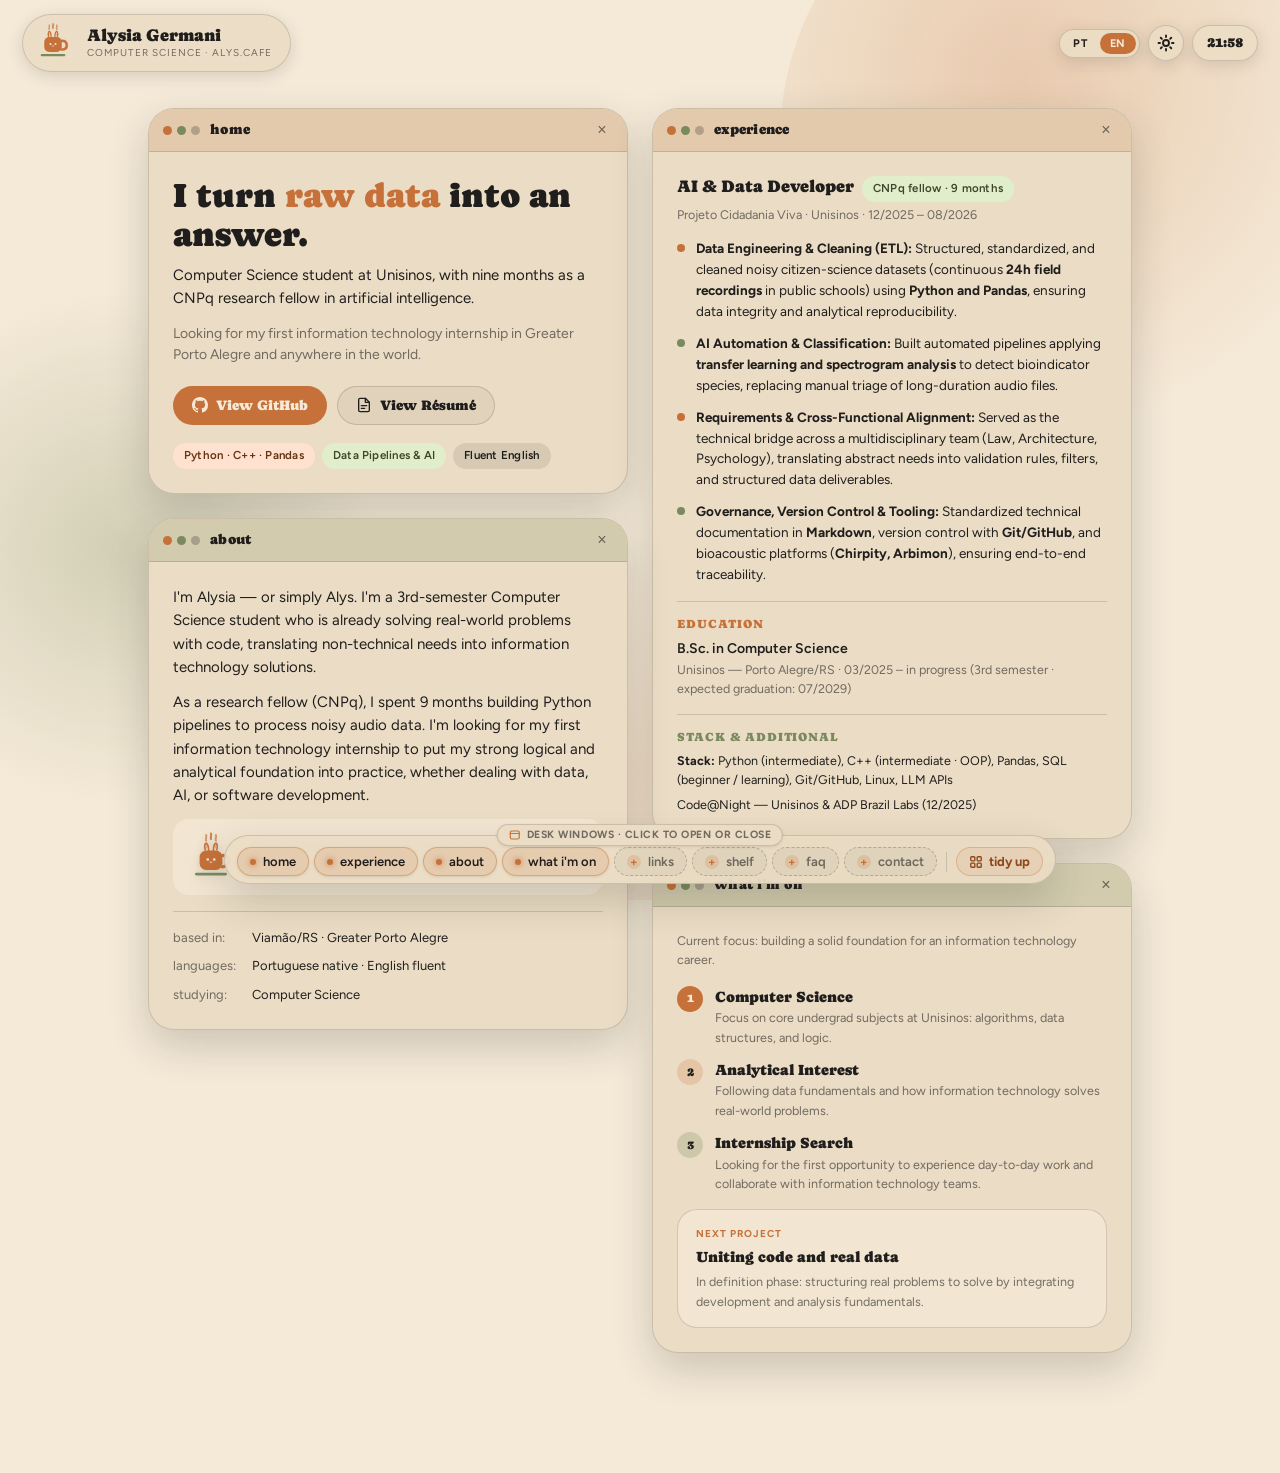
<file: index.html>
<!DOCTYPE html>
<html lang="pt" data-lang="pt" data-theme="dia">
<head>
  <meta charset="UTF-8">
  <meta name="viewport" content="width=device-width, initial-scale=1.0">
  <title>Alysia Germani — Ciência da Computação · Dados, Desenvolvimento &amp; IA</title>
  <meta name="description" content="Alysia Germani, estudante de Ciência da Computação na Unisinos e ex-bolsista de Iniciação Científica CNPq em Inteligência Artificial e Processamento de Dados (Python, C++, Pandas, SQL). Buscando a primeira oportunidade de estágio em Tecnologia da Informação na Grande Porto Alegre ou remoto.">
  <meta name="author" content="Alysia Germani">
  
  <!-- Open Graph / LinkedIn / Facebook -->
  <meta property="og:type" content="website">
  <meta property="og:url" content="https://alys.cafe">
  <meta property="og:title" content="Alysia Germani — Ciência da Computação · Dados, Desenvolvimento &amp; IA">
  <meta property="og:description" content="Estudante de Ciência da Computação na Unisinos e ex-bolsista CNPq em IA. Transformo dados brutos em resposta.">
  <meta property="og:image" content="https://alys.cafe/favicon.svg">
  
  <!-- Twitter Cards -->
  <meta name="twitter:card" content="summary">
  <meta name="twitter:title" content="Alysia Germani — Ciência da Computação · Dados, Desenvolvimento &amp; IA">
  <meta name="twitter:description" content="Estudante de Ciência da Computação na Unisinos e ex-bolsista CNPq em IA. Transformo dados brutos em resposta.">
  <meta name="twitter:image" content="https://alys.cafe/favicon.svg">

  <link rel="icon" type="image/svg+xml" href="favicon.svg">
  <link rel="stylesheet" href="css/style.css">
  <!-- Detects the visitor's language (browser / saved choice / ?lang=) before first paint -->
  <script src="js/lang.js"></script>

  <!-- JSON-LD Structured Data for Search Engines -->
  <script type="application/ld+json">
  {
    "@context": "https://schema.org",
    "@type": "Person",
    "name": "Alysia Germani",
    "url": "https://alys.cafe",
    "jobTitle": "Estudante de Ciência da Computação e Ex-Bolsista de Iniciação Científica CNPq",
    "alumniOf": {
      "@type": "CollegeOrUniversity",
      "name": "Universidade do Vale do Rio dos Sinos (Unisinos)"
    },
    "sameAs": [
      "https://github.com/alyscafe",
      "https://linkedin.com/in/alys-muni",
      "http://lattes.cnpq.br/5102566330101906",
      "https://orcid.org/0009-0005-5597-1001"
    ],
    "knowsAbout": ["Python", "C++", "Object-Oriented Programming", "Pandas", "SQL", "Data Analysis", "ETL Pipelines", "Artificial Intelligence", "Transfer Learning", "LLM APIs", "Git", "Linux"]
  }
  </script>
</head>
<body>

  <!-- Ambient Organic Background Blobs -->
  <div class="ambient-bg" aria-hidden="true">
    <div class="blob-1"></div>
    <div class="blob-2"></div>
    <div class="blob-3"></div>
  </div>

  <!-- Top Navigation Header -->
  <header class="top-nav" role="banner">
    <!-- Brand Pill with Interactive Steaming Cup -->
    <div class="nav-pill">
      <button id="cupBtn" class="cup-btn" style="place-items: center; width: 44px; height: 44px;" type="button" title="Mais um café / One more coffee" aria-label="Pedir mais um café">
        <img src="favicon.svg" alt="" style="width: 40px; height: 40px; margin-top: -2px;">
      </button>
      <div>
        <div class="nav-brand-title">Alysia Germani</div>
        <div class="nav-brand-sub">
          <span data-l="pt">ciência da computação · alys.cafe</span>
          <span data-l="en">computer science · alys.cafe</span>
        </div>
      </div>
    </div>

    <!-- Controls: Language, Theme, Clock -->
    <div class="nav-controls">
      <!-- Language Switcher -->
      <div class="seg-lang" role="group" aria-label="Seletor de idioma">
        <button id="btnLangPt" class="seg-btn active" type="button">PT</button>
        <button id="btnLangEn" class="seg-btn" type="button">EN</button>
      </div>

      <!-- Theme Switcher -->
      <button id="themeToggleBtn" class="icon-btn" type="button" title="Alternar tema (Dia / Café)" aria-label="Alternar tema">
        <!-- Sun Icon (Dia) -->
        <svg id="sunIcon" width="18" height="18" viewBox="0 0 24 24" fill="none" stroke="currentColor" stroke-width="2.5" stroke-linecap="round" stroke-linejoin="round" aria-hidden="true">
          <circle cx="12" cy="12" r="4"></circle>
          <path d="M12 2v2M12 20v2M2 12h2M20 12h2M5 5l1.5 1.5M17.5 17.5L19 19M19 5l-1.5 1.5M6.5 17.5L5 19"></path>
        </svg>
        <!-- Moon Icon (Café) -->
        <svg id="moonIcon" style="display: none;" width="18" height="18" viewBox="0 0 24 24" fill="none" stroke="currentColor" stroke-width="2.5" stroke-linecap="round" stroke-linejoin="round" aria-hidden="true">
          <path d="M21 12.8A9 9 0 1 1 11.2 3a7 7 0 0 0 9.8 9.8z"></path>
        </svg>
      </button>

      <!-- Live Clock -->
      <div id="clockText" class="clock-pill" aria-label="Horário atual">12:00</div>
    </div>
  </header>

  <!-- Workspace / Desk -->
  <main id="desk" class="desk" role="main">

    <!-- 1. Window: HOME (Hero) -->
    <section id="win-home" class="window" role="region" aria-labelledby="title-home">
      <div class="window-header">
        <div class="window-dots" aria-hidden="true">
          <span class="dot-1"></span>
          <span class="dot-2"></span>
          <span class="dot-3"></span>
        </div>
        <span id="title-home" class="window-title">home</span>
        <button class="window-close-btn" type="button" title="Fechar" aria-label="Fechar janela home">×</button>
      </div>
      <div class="window-body">
        <h1>
          <span data-l="pt">Transformo <span style="color: var(--color-accent)">dados brutos</span> em resposta.</span>
          <span data-l="en">I turn <span style="color: var(--color-accent)">raw data</span> into an answer.</span>
        </h1>
        <p>
          <span data-l="pt">Estudante de Ciência da Computação na Unisinos, com nove meses de Iniciação Científica CNPq em inteligência artificial.</span>
          <span data-l="en">Computer Science student at Unisinos, with nine months as a CNPq research fellow in artificial intelligence.</span>
        </p>
        <p class="text-muted" style="font-size: 14px; margin-bottom: 20px;">
          <span data-l="pt">Buscando minha primeira oportunidade de estágio em tecnologia da informação na Grande Porto Alegre e em qualquer lugar do mundo.</span>
          <span data-l="en">Looking for my first information technology internship in Greater Porto Alegre and anywhere in the world.</span>
        </p>
        <div style="display: flex; flex-wrap: wrap; gap: 10px; margin-bottom: 18px;">
          <a class="btn btn-primary" href="https://github.com/alyscafe" target="_blank" rel="noopener noreferrer">
            <svg width="16" height="16" viewBox="0 0 24 24" fill="currentColor" aria-hidden="true"><path d="M12 0C5.37 0 0 5.37 0 12c0 5.31 3.435 9.795 8.205 11.385.6.105.825-.255.825-.57 0-.285-.015-1.23-.015-2.235-3.015.555-3.795-.735-4.035-1.41-.135-.345-.72-1.41-1.23-1.695-.42-.225-1.02-.78-.015-.795.945-.015 1.62.87 1.845 1.23 1.08 1.815 2.805 1.305 3.495.99.105-.78.42-1.305.765-1.605-2.67-.3-5.46-1.335-5.46-5.925 0-1.305.465-2.385 1.23-3.225-.12-.3-.54-1.53.12-3.18 0 0 1.005-.315 3.3 1.23.96-.27 1.98-.405 3-.405s2.04.135 3 .405c2.295-1.56 3.3-1.23 3.3-1.23.66 1.65.24 2.88.12 3.18.765.84 1.23 1.905 1.23 3.225 0 4.605-2.805 5.625-5.475 5.925.435.375.81 1.095.81 2.22 0 1.605-.015 2.895-.015 3.3 0 .315.225.69.825.57A12.02 12.02 0 0024 12c0-6.63-5.37-12-12-12z"/></svg>
            <span data-l="pt">Ver GitHub</span>
            <span data-l="en">View GitHub</span>
          </a>
          <a class="btn btn-secondary" href="curriculo" data-lang-link="curriculo">
            <svg width="16" height="16" viewBox="0 0 24 24" fill="none" stroke="currentColor" stroke-width="2" stroke-linecap="round" stroke-linejoin="round" aria-hidden="true"><path d="M14 2H6a2 2 0 00-2 2v16a2 2 0 002 2h12a2 2 0 002-2V8z"/><path d="M14 2v6h6M8 13h8M8 17h5"/></svg>
            <span data-l="pt">Ver currículo</span>
            <span data-l="en">View Résumé</span>
          </a>
        </div>
        <div style="display: flex; flex-wrap: wrap; gap: 7px;">
          <span class="tag tag-accent">Python · C++ · Pandas</span>
          <span class="tag tag-accent-2">
            <span data-l="pt">Pipelines &amp; IA</span>
            <span data-l="en">Data Pipelines &amp; AI</span>
          </span>
          <span class="tag tag-neutral">
            <span data-l="pt">Inglês fluente</span>
            <span data-l="en">Fluent English</span>
          </span>
        </div>
      </div>
    </section>

    <!-- 2. Window: TRAJETÓRIA (Experience & Education) -->
    <section id="win-trajetoria" class="window" role="region" aria-labelledby="title-trajetoria">
      <div class="window-header">
        <div class="window-dots" aria-hidden="true">
          <span class="dot-1"></span>
          <span class="dot-2"></span>
          <span class="dot-3"></span>
        </div>
        <span id="title-trajetoria" class="window-title">
          <span data-l="pt">trajetória</span>
          <span data-l="en">experience</span>
        </span>
        <button class="window-close-btn" type="button" title="Fechar" aria-label="Fechar janela trajetória">×</button>
      </div>
      <div class="window-body">
        <div style="display: flex; flex-wrap: wrap; align-items: baseline; gap: 8px; margin-bottom: 3px;">
          <h4 style="margin: 0;">
            <span data-l="pt">Desenvolvedora de IA e Dados</span>
            <span data-l="en">AI &amp; Data Developer</span>
          </h4>
          <span class="tag tag-accent-2">
            <span data-l="pt">bolsista CNPq · 9 meses</span>
            <span data-l="en">CNPq fellow · 9 months</span>
          </span>
        </div>
        <div class="text-muted" style="font-size: 12.5px; margin-bottom: 14px;">
          Projeto Cidadania Viva · Unisinos · 12/2025 – 08/2026
        </div>

        <div style="display: flex; flex-direction: column; gap: 11px; font-size: 13.5px;">
          <div style="display: grid; grid-template-columns: 8px 1fr; gap: 11px; align-items: start;">
            <span style="width: 8px; height: 8px; border-radius: 50%; background: var(--color-accent); margin-top: 6px;" aria-hidden="true"></span>
            <p style="margin: 0;">
              <span data-l="pt"><strong>Engenharia e Limpeza de Dados (ETL):</strong> Estruturei, padronizei e higienizei bases brutas e ruidosas de ciência cidadã (gravações contínuas de <strong>24h por coleta</strong> em escolas públicas) com <strong>Python e Pandas</strong>, garantindo integridade e reprodutibilidade analítica.</span>
              <span data-l="en"><strong>Data Engineering &amp; Cleaning (ETL):</strong> Structured, standardized, and cleaned noisy citizen-science datasets (continuous <strong>24h field recordings</strong> in public schools) using <strong>Python and Pandas</strong>, ensuring data integrity and analytical reproducibility.</span>
            </p>
          </div>
          <div style="display: grid; grid-template-columns: 8px 1fr; gap: 11px; align-items: start;">
            <span style="width: 8px; height: 8px; border-radius: 50%; background: var(--color-accent-2); margin-top: 6px;" aria-hidden="true"></span>
            <p style="margin: 0;">
              <span data-l="pt"><strong>Automação e Classificação com IA:</strong> Desenvolvi pipelines automatizados aplicando <strong>transfer learning e análise de espectrogramas</strong> para identificar espécies bioindicadoras, substituindo a triagem manual de arquivos de longa duração.</span>
              <span data-l="en"><strong>AI Automation &amp; Classification:</strong> Built automated pipelines applying <strong>transfer learning and spectrogram analysis</strong> to detect bioindicator species, replacing manual triage of long-duration audio files.</span>
            </p>
          </div>
          <div style="display: grid; grid-template-columns: 8px 1fr; gap: 11px; align-items: start;">
            <span style="width: 8px; height: 8px; border-radius: 50%; background: var(--color-accent); margin-top: 6px;" aria-hidden="true"></span>
            <p style="margin: 0;">
              <span data-l="pt"><strong>Tradução de Requisitos &amp; Negócio:</strong> Atuei como ponte técnica em equipe multidisciplinar (Direito, Arquitetura e Psicologia), traduzindo demandas abstratas em regras de validação, filtros e entregáveis estruturados de dados.</span>
              <span data-l="en"><strong>Requirements &amp; Cross-Functional Alignment:</strong> Served as the technical bridge across a multidisciplinary team (Law, Architecture, Psychology), translating abstract needs into validation rules, filters, and structured data deliverables.</span>
            </p>
          </div>
          <div style="display: grid; grid-template-columns: 8px 1fr; gap: 11px; align-items: start;">
            <span style="width: 8px; height: 8px; border-radius: 50%; background: var(--color-accent-2); margin-top: 6px;" aria-hidden="true"></span>
            <p style="margin: 0;">
              <span data-l="pt"><strong>Governança, Versionamento e Ferramentas:</strong> Padronizei a documentação técnica em <strong>Markdown</strong>, o versionamento com <strong>Git/GitHub</strong> e a operação de plataformas bioacústicas (<strong>Chirpity, Arbimon</strong>), garantindo rastreabilidade ponta a ponta.</span>
              <span data-l="en"><strong>Governance, Version Control &amp; Tooling:</strong> Standardized technical documentation in <strong>Markdown</strong>, version control with <strong>Git/GitHub</strong>, and bioacoustic platforms (<strong>Chirpity, Arbimon</strong>), ensuring end-to-end traceability.</span>
            </p>
          </div>
        </div>

        <div class="divider"></div>

        <div>
          <h6 style="color: var(--color-accent); margin-bottom: 6px;">
            <span data-l="pt">formação</span>
            <span data-l="en">education</span>
          </h6>
          <div style="font-size: 14px; font-weight: 600;">
            <span data-l="pt">Bacharelado em Ciência da Computação</span>
            <span data-l="en">B.Sc. in Computer Science</span>
          </div>
          <div class="text-muted" style="font-size: 12.5px;">
            Unisinos — Porto Alegre/RS · 03/2025 – 
            <span data-l="pt">em curso (3º semestre · conclusão prevista: 07/2029)</span>
            <span data-l="en">in progress (3rd semester · expected graduation: 07/2029)</span>
          </div>
        </div>

        <div class="divider"></div>

        <div>
          <h6 style="color: var(--color-accent-2); margin-bottom: 6px;">
            <span data-l="pt">stack &amp; complementar</span>
            <span data-l="en">stack &amp; additional</span>
          </h6>
          <div style="font-size: 12.5px; display: flex; flex-direction: column; gap: 5px;">
            <span data-l="pt"><strong>Stack:</strong> Python (intermediário), C++ (intermediário · POO), Pandas, SQL (iniciante / em estudo), Git/GitHub, Linux, APIs de LLMs</span>
            <span data-l="en"><strong>Stack:</strong> Python (intermediate), C++ (intermediate · OOP), Pandas, SQL (beginner / learning), Git/GitHub, Linux, LLM APIs</span>
            <span>Code@Night — Unisinos &amp; ADP Brazil Labs (12/2025)</span>
          </div>
        </div>
      </div>
    </section>

    <!-- 3. Window: SOBRE (About) -->
    <section id="win-sobre" class="window" role="region" aria-labelledby="title-sobre">
      <div class="window-header header-alt">
        <div class="window-dots" aria-hidden="true">
          <span class="dot-1"></span>
          <span class="dot-2"></span>
          <span class="dot-3"></span>
        </div>
        <span id="title-sobre" class="window-title">
          <span data-l="pt">sobre</span>
          <span data-l="en">about</span>
        </span>
        <button class="window-close-btn" type="button" title="Fechar" aria-label="Fechar janela sobre">×</button>
      </div>
      <div class="window-body">
        <p>
          <span data-l="pt">Sou a Alysia — ou simplesmente Alys. Estou no 3º semestre de Ciência da Computação e já atuo resolvendo problemas reais com código, traduzindo necessidades não-técnicas para soluções em tecnologia da informação.</span>
          <span data-l="en">I'm Alysia — or simply Alys. I'm a 3rd-semester Computer Science student who is already solving real-world problems with code, translating non-technical needs into information technology solutions.</span>
        </p>
        <p>
          <span data-l="pt">Como pesquisadora (bolsista CNPq), passei 9 meses construindo pipelines em Python para tratar dados ruidosos de áudio. Busco meu primeiro estágio em tecnologia da informação para colocar minha forte base lógica e analítica em prática, seja lidando com dados, IA ou desenvolvimento de software.</span>
          <span data-l="en">As a research fellow (CNPq), I spent 9 months building Python pipelines to process noisy audio data. I'm looking for my first information technology internship to put my strong logical and analytical foundation into practice, whether dealing with data, AI, or software development.</span>
        </p>
        <div style="display: flex; align-items: center; gap: 16px; margin-bottom: 12px; padding: 12px; background: var(--color-surface-subtle); border-radius: var(--radius-md);">
          <img src="favicon.svg" alt="A coelhinha que virou logo" style="width: 52px; height: 52px; flex-shrink: 0; filter: drop-shadow(0 2px 4px rgba(0,0,0,0.1));">
          <p class="text-muted" style="font-size: 13px; margin: 0; line-height: 1.4;">
            <span data-l="pt">Fora disso: café em quantidade discutível e uma coelhinha que virou logo.</span>
            <span data-l="en">Outside that: a debatable amount of coffee and a little rabbit that became a logo.</span>
          </p>
        </div>

        <div class="divider"></div>

        <div style="display: grid; grid-template-columns: auto 1fr; gap: 8px 16px; font-size: 13px;">
          <span class="text-muted"><span data-l="pt">base</span><span data-l="en">based in</span>:</span>
          <span>Viamão/RS · <span data-l="pt">Região Metropolitana de Porto Alegre</span><span data-l="en">Greater Porto Alegre</span></span>
          <span class="text-muted"><span data-l="pt">idiomas</span><span data-l="en">languages</span>:</span>
          <span><span data-l="pt">Português nativo · Inglês fluente</span><span data-l="en">Portuguese native · English fluent</span></span>
          <span class="text-muted"><span data-l="pt">estudando</span><span data-l="en">studying</span>:</span>
          <span><span data-l="pt">Ciência da Computação</span><span data-l="en">Computer Science</span></span>
        </div>
      </div>
    </section>

    <!-- 4. Window: AGORA (Current Track & Next Project) -->
    <section id="win-agora" class="window" role="region" aria-labelledby="title-agora">
      <div class="window-header header-alt">
        <div class="window-dots" aria-hidden="true">
          <span class="dot-1"></span>
          <span class="dot-2"></span>
          <span class="dot-3"></span>
        </div>
        <span id="title-agora" class="window-title">
          <span data-l="pt">no que estou</span>
          <span data-l="en">what i'm on</span>
        </span>
        <button class="window-close-btn" type="button" title="Fechar" aria-label="Fechar janela no que estou">×</button>
      </div>
      <div class="window-body">
        <p class="text-muted" style="font-size: 12.5px; margin-bottom: 16px;">
          <span data-l="pt">Foco atual: construindo uma base sólida para a carreira em tecnologia da informação.</span>
          <span data-l="en">Current focus: building a solid foundation for an information technology career.</span>
        </p>

        <div style="display: flex; flex-direction: column; gap: 12px;">
          <!-- Track 1 -->
          <div style="display: grid; grid-template-columns: 26px 1fr; gap: 12px; align-items: start;">
            <span style="width: 26px; height: 26px; border-radius: 50%; display: grid; place-items: center; background: var(--color-accent); color: var(--color-bg); font-family: var(--font-heading); font-size: 12px;" aria-hidden="true">1</span>
            <div>
              <div style="font-family: var(--font-heading); font-size: 14.5px;">
                <span data-l="pt">Ciência da Computação</span><span data-l="en">Computer Science</span>
              </div>
              <div class="text-muted" style="font-size: 12.5px;">
                <span data-l="pt">Foco nas disciplinas base da graduação na Unisinos: algoritmos, estruturas de dados e lógica.</span>
                <span data-l="en">Focus on core undergrad subjects at Unisinos: algorithms, data structures, and logic.</span>
              </div>
            </div>
          </div>

          <!-- Track 2 -->
          <div style="display: grid; grid-template-columns: 26px 1fr; gap: 12px; align-items: start;">
            <span style="width: 26px; height: 26px; border-radius: 50%; display: grid; place-items: center; background: color-mix(in srgb, var(--color-accent) 22%, transparent); color: var(--color-text); font-family: var(--font-heading); font-size: 12px;" aria-hidden="true">2</span>
            <div>
              <div style="font-family: var(--font-heading); font-size: 14.5px;">
                <span data-l="pt">Interesse Analítico</span><span data-l="en">Analytical Interest</span>
              </div>
              <div class="text-muted" style="font-size: 12.5px;">
                <span data-l="pt">Acompanhando os fundamentos da área de dados e como a tecnologia da informação resolve problemas do mundo real.</span>
                <span data-l="en">Following data fundamentals and how information technology solves real-world problems.</span>
              </div>
            </div>
          </div>

          <!-- Track 3 -->
          <div style="display: grid; grid-template-columns: 26px 1fr; gap: 12px; align-items: start;">
            <span style="width: 26px; height: 26px; border-radius: 50%; display: grid; place-items: center; background: color-mix(in srgb, var(--color-accent-2) 26%, transparent); color: var(--color-text); font-family: var(--font-heading); font-size: 12px;" aria-hidden="true">3</span>
            <div>
              <div style="font-family: var(--font-heading); font-size: 14.5px;">
                <span data-l="pt">Busca por Estágio</span><span data-l="en">Internship Search</span>
              </div>
              <div class="text-muted" style="font-size: 12.5px;">
                <span data-l="pt">Procurando a primeira oportunidade para vivenciar o dia a dia e trabalhar com times em tecnologia da informação.</span>
                <span data-l="en">Looking for the first opportunity to experience day-to-day work and collaborate with information technology teams.</span>
              </div>
            </div>
          </div>
        </div>

        <!-- Project Spotlight Card -->
        <div class="card-project" style="margin-top: 16px;">
          <div class="card-kicker">
            <span data-l="pt">próximo projeto</span>
            <span data-l="en">next project</span>
          </div>
          <div style="font-family: var(--font-heading); font-size: 14.5px; margin-bottom: 4px;">
            <span data-l="pt">Unindo código e dados reais</span>
            <span data-l="en">Uniting code and real data</span>
          </div>
          <p class="text-muted" style="font-size: 12.5px; margin: 0;">
            <span data-l="pt">Em fase de definição: estruturando problemas reais para resolver integrando fundamentos de desenvolvimento e análise.</span>
            <span data-l="en">In definition phase: structuring real problems to solve by integrating development and analysis fundamentals.</span>
          </p>
        </div>
      </div>
    </section>

    <!-- 5. Window: LINKS -->
    <section id="win-links" class="window" role="region" aria-labelledby="title-links">
      <div class="window-header header-alt">
        <div class="window-dots" aria-hidden="true">
          <span class="dot-1"></span>
          <span class="dot-2"></span>
          <span class="dot-3"></span>
        </div>
        <span id="title-links" class="window-title">links</span>
        <button class="window-close-btn" type="button" title="Fechar" aria-label="Fechar janela links">×</button>
      </div>
      <div class="window-body-compact">
        <div style="display: flex; flex-direction: column; gap: 4px;">
          <a class="link-item" href="https://linkedin.com/in/alys-muni" target="_blank" rel="noopener noreferrer">
            <span class="indicator-dot" style="background: var(--color-accent);" aria-hidden="true"></span>
            LinkedIn
            <span class="muted">/in/alys-muni</span>
          </a>
          <a class="link-item" href="https://github.com/alyscafe" target="_blank" rel="noopener noreferrer">
            <span class="indicator-dot" style="background: var(--color-accent-2);" aria-hidden="true"></span>
            GitHub
            <span class="muted">/alyscafe</span>
          </a>
          <a class="link-item" href="http://lattes.cnpq.br/5102566330101906" target="_blank" rel="noopener noreferrer">
            <span class="indicator-dot" style="background: var(--color-accent);" aria-hidden="true"></span>
            Lattes
            <span class="muted">lattes.cnpq.br/5102566330101906</span>
          </a>
          <a class="link-item" href="https://orcid.org/0009-0005-5597-1001" target="_blank" rel="noopener noreferrer">
            <span class="indicator-dot" style="background: var(--color-accent-2);" aria-hidden="true"></span>
            ORCID
            <span class="muted">orcid.org/0009-0005-5597-1001</span>
          </a>
          <a class="link-item" href="mailto:oi@alys.cafe">
            <span class="indicator-dot" style="background: var(--color-accent);" aria-hidden="true"></span>
            E-mail
            <span class="muted">oi@alys.cafe</span>
          </a>
          <a class="link-item" href="curriculo" data-lang-link="curriculo">
            <span class="indicator-dot" style="background: var(--color-accent-2);" aria-hidden="true"></span>
            <span data-l="pt">Currículo</span>
            <span data-l="en">Résumé</span>
            <span class="muted">alys.cafe/curriculo</span>
          </a>
        </div>
      </div>
    </section>

    <!-- 6. Window: ESTANTE (Shelf / Off-Duty) -->
    <section id="win-estante" class="window" role="region" aria-labelledby="title-estante">
      <div class="window-header">
        <div class="window-dots" aria-hidden="true">
          <span class="dot-1"></span>
          <span class="dot-2"></span>
          <span class="dot-3"></span>
        </div>
        <span id="title-estante" class="window-title">
          <span data-l="pt">estante</span>
          <span data-l="en">shelf</span>
        </span>
        <button class="window-close-btn" type="button" title="Fechar" aria-label="Fechar janela estante">×</button>
      </div>
      <div class="window-body">
        <p class="text-muted" style="font-size: 12.5px; margin-bottom: 16px;">
          <span data-l="pt">O que estou lendo, jogando e vendo — a parte não profissional do café.</span>
          <span data-l="en">What I'm reading, playing and watching — the café's off-duty side.</span>
        </p>

        <div style="display: grid; grid-template-columns: repeat(auto-fit, minmax(130px, 1fr)); gap: 18px;">
          <!-- Games -->
          <div>
            <h6 style="color: var(--color-accent-2); margin-bottom: 8px;">
              <span data-l="pt">jogos</span>
              <span data-l="en">games</span>
            </h6>
            <div style="display: flex; flex-direction: column; gap: 8px; font-size: 13px;">
              <div>
                Terraria
                <div class="text-muted" style="font-size: 11px;"><span data-l="pt">jogando com amigos</span><span data-l="en">playing with friends</span></div>
              </div>
              <div>
                Stardew Valley
                <div class="text-muted" style="font-size: 11px;"><span data-l="pt">fazenda ano 4</span><span data-l="en">farm year 4</span></div>
              </div>
              <div>
                Balatro
                <div class="text-muted" style="font-size: 11px;"><span data-l="pt">só mais uma partida</span><span data-l="en">just one more run</span></div>
              </div>
              <div>
                Hollow Knight
                <div class="text-muted" style="font-size: 11px;"><span data-l="pt">sofrendo</span><span data-l="en">suffering</span></div>
              </div>
              <div>
                Cup Head
                <div class="text-muted" style="font-size: 11px;"><span data-l="pt">passando raiva</span><span data-l="en">getting mad</span></div>
              </div>
            </div>
          </div>

          <!-- Anime -->
          <div>
            <h6 style="color: var(--color-accent); margin-bottom: 8px;">anime</h6>
            <div style="display: flex; flex-direction: column; gap: 8px; font-size: 13px;">
              <div>
                Frieren
                <div class="text-muted" style="font-size: 11px;"><span data-l="pt">acompanhando</span><span data-l="en">keeping up</span></div>
              </div>
              <div>
                Studio Ghibli
                <div class="text-muted" style="font-size: 11px;"><span data-l="pt">rever sempre</span><span data-l="en">always rewatching</span></div>
              </div>
            </div>
          </div>
        </div>
      </div>
    </section>

    <!-- 7. Window: FAQ -->
    <section id="win-faq" class="window" role="region" aria-labelledby="title-faq">
      <div class="window-header header-alt">
        <div class="window-dots" aria-hidden="true">
          <span class="dot-1"></span>
          <span class="dot-2"></span>
          <span class="dot-3"></span>
        </div>
        <span id="title-faq" class="window-title">faq</span>
        <button class="window-close-btn" type="button" title="Fechar" aria-label="Fechar janela faq">×</button>
      </div>
      <div class="window-body" style="display: flex; flex-direction: column; gap: 15px;">
        <div>
          <div style="font-family: var(--font-heading); font-size: 14.5px; margin-bottom: 4px;">
            <span data-l="pt">Que tipo de vaga você procura?</span>
            <span data-l="en">What kind of role are you after?</span>
          </div>
          <p class="text-muted" style="font-size: 13px; margin: 0;">
            <span data-l="pt">Primeiro estágio em tecnologia da informação, com foco em dados, desenvolvimento ou IA — presencial na Grande Porto Alegre, híbrido ou remoto.</span>
            <span data-l="en">A first information technology internship, focusing on data, development or AI — on-site in Greater Porto Alegre, hybrid or remote.</span>
          </p>
        </div>

        <div>
          <div style="font-family: var(--font-heading); font-size: 14.5px; margin-bottom: 4px;">
            <span data-l="pt">Você já trabalhou com dados de verdade?</span>
            <span data-l="en">Have you worked with real data?</span>
          </div>
          <p class="text-muted" style="font-size: 13px; margin: 0;">
            <span data-l="pt">Sim: por nove meses tratei gravações contínuas de campo em Python na Iniciação Científica — dado bruto, sujo e volumoso, com pipeline documentado.</span>
            <span data-l="en">Yes: for nine months I processed continuous field recordings in Python as a research fellow — raw, messy, high-volume data with a documented pipeline.</span>
          </p>
        </div>

        <div>
          <div style="font-family: var(--font-heading); font-size: 14.5px; margin-bottom: 4px;">
            <span data-l="pt">Por que alys.cafe?</span>
            <span data-l="en">Why alys.cafe?</span>
          </div>
          <p class="text-muted" style="font-size: 13px; margin: 0;">
            <span data-l="pt">Porque quase todo trabalho aqui começou com um café. O site é feito e mantido por mim — o que também conta como projeto.</span>
            <span data-l="en">Because nearly everything here started with a coffee. The site is built and maintained by me — which counts as a project too.</span>
          </p>
        </div>
      </div>
    </section>

    <!-- 8. Window: CONTATO (Contact) -->
    <section id="win-contato" class="window" role="region" aria-labelledby="title-contato">
      <div class="window-header">
        <div class="window-dots" aria-hidden="true">
          <span class="dot-1"></span>
          <span class="dot-2"></span>
          <span class="dot-3"></span>
        </div>
        <span id="title-contato" class="window-title">
          <span data-l="pt">contato</span>
          <span data-l="en">contact</span>
        </span>
        <button class="window-close-btn" type="button" title="Fechar" aria-label="Fechar janela contato">×</button>
      </div>
      <div class="window-body">
        <p style="font-size: 13.5px; margin-bottom: 16px;">
          <span data-l="pt">Recrutando para vagas de tecnologia da informação (dados, desenvolvimento ou IA)? Deixe um recado — respondo no mesmo dia.</span>
          <span data-l="en">Hiring for information technology roles (data, development or AI)? Leave a note — I reply the same day.</span>
        </p>

        <form id="contactForm" action="https://formspree.io/f/xgavkvve" method="POST">
          <div class="field">
            <label for="contactEmail">
              <span data-l="pt">seu e-mail</span>
              <span data-l="en">your email</span>
            </label>
            <input id="contactEmail" name="email" class="input" type="email" placeholder="voce@empresa.com" required>
          </div>

          <div class="field">
            <label for="contactMessage">
              <span data-l="pt">recado</span>
              <span data-l="en">note</span>
            </label>
            <textarea id="contactMessage" name="message" class="input" placeholder="Oi, Alysia..." required></textarea>
          </div>

          <button type="submit" class="btn btn-primary btn-block">
            <span data-l="pt">Enviar recado</span>
            <span data-l="en">Send note</span>
          </button>
        </form>

        <p class="text-muted" style="font-size: 12px; margin: 14px 0 0; text-align: center;">
          <span data-l="pt">ou direto: </span>
          <span data-l="en">or straight to: </span>
          <a href="mailto:oi@alys.cafe">oi@alys.cafe</a>
        </p>
      </div>
    </section>

    <!-- Empty Desk Pencil-Sketch Hint (Shown when no windows are open) -->
    <div id="emptyDeskHint" class="empty-desk-hint" aria-live="polite">
      <svg width="0" height="0" style="position: absolute;" aria-hidden="true">
        <defs>
          <filter id="pencilTexture" x="-10%" y="-10%" width="120%" height="120%">
            <feTurbulence type="fractalNoise" baseFrequency="0.65" numOctaves="3" result="noise" />
            <feDisplacementMap in="SourceGraphic" in2="noise" scale="1.35" xChannelSelector="R" yChannelSelector="G" />
          </filter>
        </defs>
      </svg>

      <div class="pencil-note">
        <div class="pencil-line pencil-line-1">
          <svg class="pencil-icon" width="24" height="24" viewBox="0 0 24 24" fill="none" stroke="currentColor" stroke-width="2" stroke-linecap="round" stroke-linejoin="round" aria-hidden="true">
            <path d="M17 3a2.85 2.83 0 1 1 4 4L7.5 20.5 2 22l1.5-5.5Z"></path>
            <path d="m15 5 4 4"></path>
          </svg>
          <span data-l="pt">A mesa ficou vazia...</span>
          <span data-l="en">The desk is empty...</span>
        </div>

        <div class="pencil-line pencil-line-2">
          <span data-l="pt">Escolha um botão no menu abaixo para abrir uma janela!</span>
          <span data-l="en">Pick a button in the menu below to open a window!</span>
        </div>

        <svg class="pencil-underline" viewBox="0 0 340 18" fill="none" aria-hidden="true">
          <path class="pencil-stroke-underline" d="M6 11 C 98 4, 232 15, 334 7" stroke="currentColor" stroke-width="2.4" stroke-linecap="round" />
          <path class="pencil-stroke-underline-2" d="M30 15 C 128 10, 218 16, 308 12" stroke="currentColor" stroke-width="1.3" stroke-linecap="round" opacity="0.6" />
        </svg>

        <div class="pencil-arrow-wrap" aria-hidden="true">
          <svg class="pencil-arrow" viewBox="0 0 120 148" fill="none">
            <path class="pencil-arrow-shaft" d="M58 6 C 40 42, 78 78, 60 134" stroke="currentColor" stroke-width="2.6" stroke-linecap="round" stroke-linejoin="round" />
            <path class="pencil-arrow-shaft-2" d="M61 10 C 45 44, 81 80, 62 132" stroke="currentColor" stroke-width="1.2" stroke-linecap="round" opacity="0.5" />
            <path class="pencil-arrow-head" d="M43 114 C 50 124, 56 132, 60 138 C 65 131, 72 122, 79 113" stroke="currentColor" stroke-width="2.8" stroke-linecap="round" stroke-linejoin="round" />
          </svg>
        </div>
      </div>
    </div>

  </main>

  <!-- Bottom Floating Dock -->
  <nav id="dock" class="dock" role="navigation" aria-label="Navegação da mesa de trabalho">
    <div class="dock-hint" aria-hidden="true">
      <svg width="12" height="12" viewBox="0 0 24 24" fill="none" stroke="currentColor" stroke-width="2.4" stroke-linecap="round" stroke-linejoin="round">
        <rect x="3" y="4" width="18" height="16" rx="3"></rect>
        <line x1="3" y1="9" x2="21" y2="9"></line>
      </svg>
      <span data-l="pt">janelas da mesa · clique para abrir ou fechar</span>
      <span data-l="en">desk windows · click to open or close</span>
    </div>

    <button id="dockMobileToggle" class="dock-mobile-toggle" type="button" aria-expanded="false" aria-label="Menu de janelas">
      <svg width="18" height="18" viewBox="0 0 24 24" fill="none" stroke="currentColor" stroke-width="2.3" stroke-linecap="round" stroke-linejoin="round" aria-hidden="true">
        <rect x="3" y="3" width="7" height="7" rx="1.5"></rect>
        <rect x="14" y="3" width="7" height="7" rx="1.5"></rect>
        <rect x="14" y="14" width="7" height="7" rx="1.5"></rect>
        <rect x="3" y="14" width="7" height="7" rx="1.5"></rect>
      </svg>
      <span class="dock-mobile-text" data-l="pt">janelas da mesa</span>
      <span class="dock-mobile-text" data-l="en">desk windows</span>
      <span id="dockCountBadge" class="dock-count-badge" aria-hidden="true">4/8</span>
      <svg class="dock-chevron" width="15" height="15" viewBox="0 0 24 24" fill="none" stroke="currentColor" stroke-width="2.5" stroke-linecap="round" stroke-linejoin="round" aria-hidden="true">
        <polyline points="18 15 12 9 6 15"></polyline>
      </svg>
    </button>

    <div class="dock-items">
      <div class="dock-mobile-hint" aria-hidden="true">
        <span data-l="pt">Toque para abrir (+) ou fechar (●) janelas</span>
        <span data-l="en">Tap to open (+) or close (●) windows</span>
      </div>

      <button class="dock-btn" data-window="home" type="button">
        <span class="dock-dot" aria-hidden="true"></span>
        <span class="dock-plus" aria-hidden="true">+</span>
        <span>home</span>
      </button>
      <button class="dock-btn" data-window="trajetoria" type="button">
        <span class="dock-dot" aria-hidden="true"></span>
        <span class="dock-plus" aria-hidden="true">+</span>
        <span data-l="pt">trajetória</span>
        <span data-l="en">experience</span>
      </button>
      <button class="dock-btn" data-window="sobre" type="button">
        <span class="dock-dot" aria-hidden="true"></span>
        <span class="dock-plus" aria-hidden="true">+</span>
        <span data-l="pt">sobre</span>
        <span data-l="en">about</span>
      </button>
      <button class="dock-btn" data-window="agora" type="button">
        <span class="dock-dot" aria-hidden="true"></span>
        <span class="dock-plus" aria-hidden="true">+</span>
        <span data-l="pt">no que estou</span>
        <span data-l="en">what i'm on</span>
      </button>
      <button class="dock-btn" data-window="links" type="button">
        <span class="dock-dot" aria-hidden="true"></span>
        <span class="dock-plus" aria-hidden="true">+</span>
        <span>links</span>
      </button>
      <button class="dock-btn" data-window="estante" type="button">
        <span class="dock-dot" aria-hidden="true"></span>
        <span class="dock-plus" aria-hidden="true">+</span>
        <span data-l="pt">estante</span>
        <span data-l="en">shelf</span>
      </button>
      <button class="dock-btn" data-window="faq" type="button">
        <span class="dock-dot" aria-hidden="true"></span>
        <span class="dock-plus" aria-hidden="true">+</span>
        <span>faq</span>
      </button>
      <button class="dock-btn" data-window="contato" type="button">
        <span class="dock-dot" aria-hidden="true"></span>
        <span class="dock-plus" aria-hidden="true">+</span>
        <span data-l="pt">contato</span>
        <span data-l="en">contact</span>
      </button>

      <div class="dock-divider" aria-hidden="true"></div>

      <button id="tidyBtn" class="dock-tidy-btn" type="button" title="Organizar janelas em colunas">
        <svg width="14" height="14" viewBox="0 0 24 24" fill="none" stroke="currentColor" stroke-width="2.3" stroke-linecap="round" stroke-linejoin="round" aria-hidden="true">
          <rect x="3" y="3" width="7" height="7" rx="1.5"></rect>
          <rect x="14" y="3" width="7" height="7" rx="1.5"></rect>
          <rect x="14" y="14" width="7" height="7" rx="1.5"></rect>
          <rect x="3" y="14" width="7" height="7" rx="1.5"></rect>
        </svg>
        <span data-l="pt">arrumar a mesa</span>
        <span data-l="en">tidy up</span>
      </button>
    </div>
  </nav>

  <!-- Toast Notification -->
  <div id="toastNotice" class="toast-notice" role="status" aria-live="polite"></div>

  <script src="js/app.js"></script>
</body>
</html>
</file>
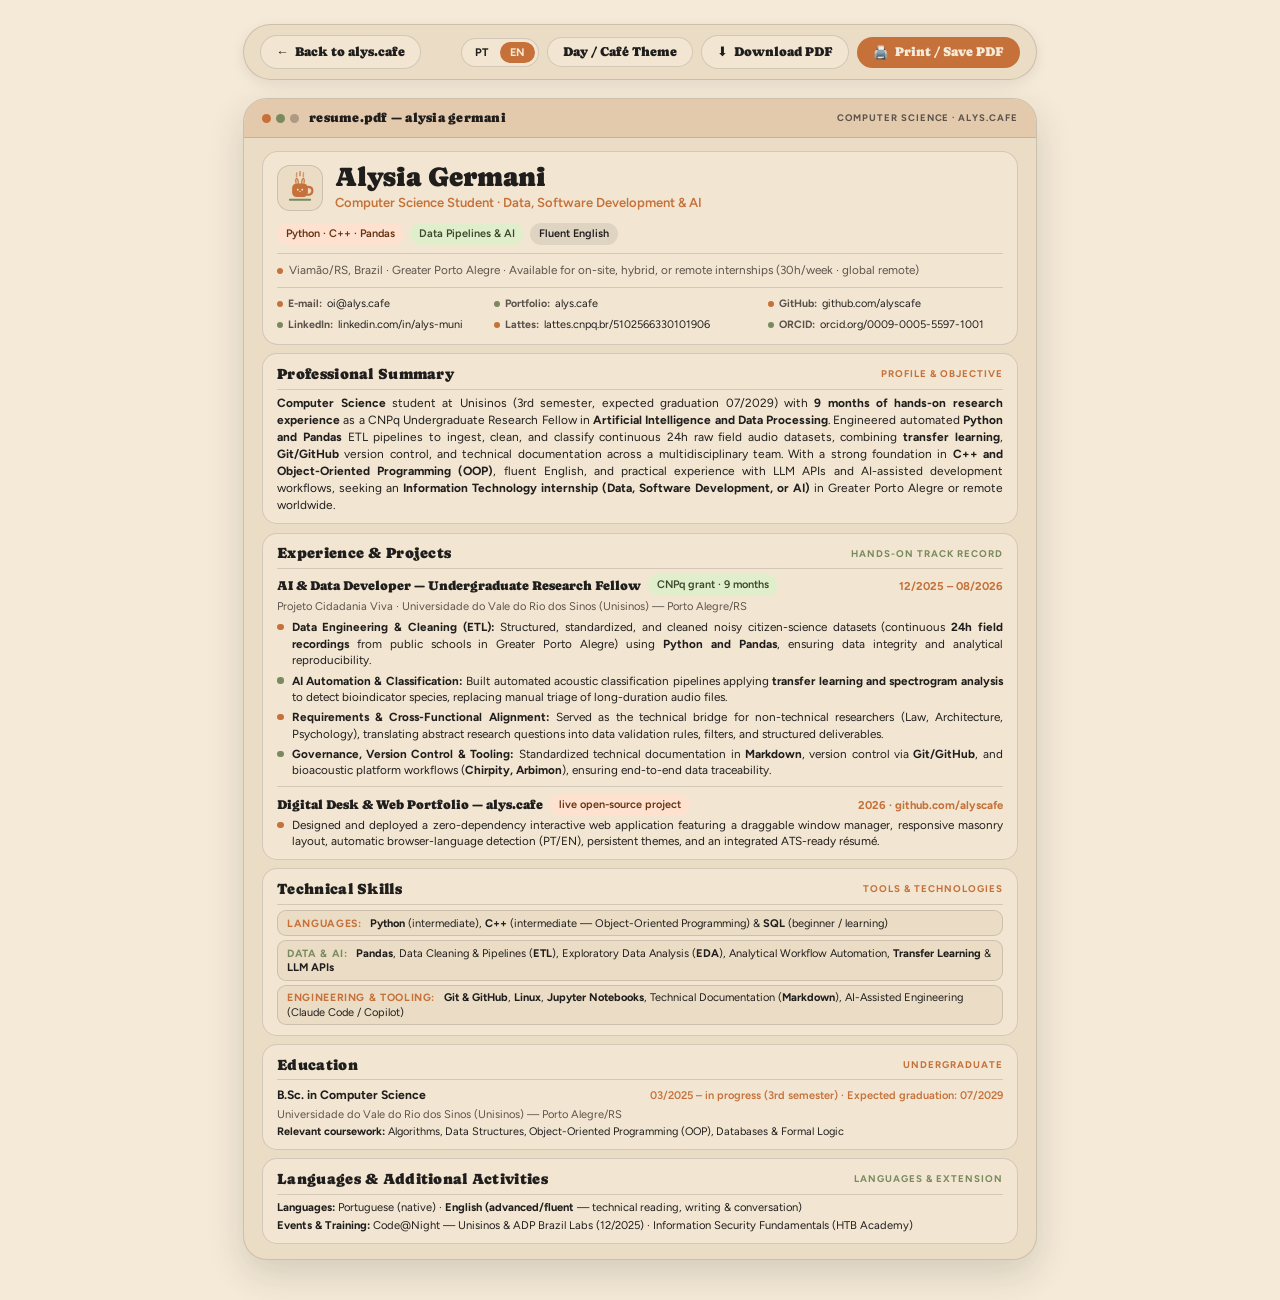
<file: curriculo.html>
<!DOCTYPE html>
<html lang="pt-BR" data-lang="pt" data-theme="dia">
<head>
  <meta charset="UTF-8">
  <meta name="viewport" content="width=device-width, initial-scale=1.0">
  <title>Currículo — Alysia Germani | Ciência da Computação · Dados, Desenvolvimento &amp; IA</title>
  <meta name="description" content="Currículo de Alysia Germani — Estudante de Ciência da Computação na Unisinos e ex-bolsista de Iniciação Científica CNPq em Inteligência Artificial e Processamento de Dados. Python, C++ (POO), Pandas, SQL, Automação, APIs de LLM e Git/GitHub.">
  <meta name="author" content="Alysia Germani">
  <meta property="og:type" content="profile">
  <meta property="og:url" content="https://alys.cafe/curriculo">
  <meta property="og:title" content="Currículo — Alysia Germani | Ciência da Computação">
  <meta property="og:description" content="Estudante de Ciência da Computação na Unisinos e ex-bolsista CNPq em IA. Experiência com pipelines em Python, Pandas, análise de dados e automação.">
  <meta property="og:image" content="https://alys.cafe/favicon.svg">
  <link rel="icon" type="image/svg+xml" href="favicon.svg">
  <!-- Opens in the language chosen on the main page (?lang=), else saved choice / browser language -->
  <script src="js/lang.js"></script>
  <script type="application/ld+json">
  {
    "@context": "https://schema.org",
    "@type": "Person",
    "name": "Alysia Germani",
    "url": "https://alys.cafe/curriculo",
    "email": "mailto:oi@alys.cafe",
    "jobTitle": "Estudante de Ciência da Computação · Dados, Desenvolvimento e IA",
    "alumniOf": {
      "@type": "CollegeOrUniversity",
      "name": "Universidade do Vale do Rio dos Sinos (Unisinos)"
    },
    "sameAs": [
      "https://alys.cafe",
      "https://github.com/alyscafe",
      "https://linkedin.com/in/alys-muni",
      "http://lattes.cnpq.br/5102566330101906",
      "https://orcid.org/0009-0005-5597-1001"
    ],
    "knowsAbout": ["Python", "C++", "Object-Oriented Programming", "Pandas", "SQL", "Data Analysis", "ETL Pipelines", "Artificial Intelligence", "Transfer Learning", "LLM APIs", "Git", "Linux"]
  }
  </script>
  <style>
    @import url('https://fonts.googleapis.com/css2?family=Caprasimo&family=Figtree:ital,wght@0,400;0,500;0,600;0,700;1,400&display=swap');

    :root {
      --color-bg: #f5ead8;
      --color-surface: #ebddc5;
      --color-surface-subtle: #f2e6d2;
      --color-text: #201e1d;
      --color-text-muted: #5c534c;
      --color-accent: #c67139;
      --color-accent-hover: #b2622d;
      --color-accent-subtle: #ffe1d0;
      --color-accent-badge-fg: #643312;
      --color-accent-2: #7a8a5e;
      --color-accent-2-subtle: #e1eecc;
      --color-accent-2-badge-fg: #3d472b;
      --color-divider: rgba(32, 30, 29, 0.15);
      --shadow-lg: 0 14px 36px rgba(46, 43, 37, 0.16);
      --font-heading: "Caprasimo", Georgia, serif;
      --font-body: "Figtree", -apple-system, BlinkMacSystemFont, "Segoe UI", Roboto, sans-serif;
    }

    [data-theme="cafe"] {
      --color-bg: #241a13;
      --color-surface: #33261c;
      --color-surface-subtle: #2a1f17;
      --color-text: #f6e9d7;
      --color-text-muted: #b8a793;
      --color-accent: #e2a068;
      --color-accent-hover: #f0b583;
      --color-accent-subtle: #4a3424;
      --color-accent-badge-fg: #ffd8bd;
      --color-accent-2: #a3b381;
      --color-accent-2-subtle: #313b24;
      --color-accent-2-badge-fg: #e2eed0;
      --color-divider: rgba(246, 233, 215, 0.16);
      --shadow-lg: 0 18px 46px rgba(0, 0, 0, 0.55);
    }

    [data-lang="pt"] [data-l="en"] { display: none !important; }
    [data-lang="en"] [data-l="pt"] { display: none !important; }

    @page {
      size: A4;
      margin: 0;
    }

    *, *::before, *::after {
      box-sizing: border-box;
      margin: 0;
      padding: 0;
      -webkit-print-color-adjust: exact !important;
      print-color-adjust: exact !important;
    }

    html, body {
      width: 100%;
      min-height: 100vh;
      background-color: var(--color-bg);
      color: var(--color-text);
      font-family: var(--font-body);
      font-size: 10pt;
      line-height: 1.45;
      -webkit-font-smoothing: antialiased;
    }

    body {
      padding: 24px 16px 40px;
      display: flex;
      flex-direction: column;
      align-items: center;
    }

    /* Top Web Action Bar (Hidden in PDF / Print) */
    .action-bar {
      width: 100%;
      max-width: 210mm;
      display: flex;
      flex-wrap: wrap;
      align-items: center;
      justify-content: space-between;
      gap: 10px;
      margin-bottom: 18px;
      padding: 10px 16px;
      border-radius: 999px;
      background: var(--color-surface);
      border: 1px solid var(--color-divider);
      box-shadow: 0 4px 14px rgba(0, 0, 0, 0.08);
    }

    .action-group {
      display: flex;
      align-items: center;
      gap: 8px;
      flex-wrap: wrap;
    }

    .btn-action {
      display: inline-flex;
      align-items: center;
      gap: 6px;
      padding: 7px 15px;
      border-radius: 999px;
      font-family: var(--font-heading);
      font-size: 12.5px;
      font-weight: 400;
      text-decoration: none;
      cursor: pointer;
      border: 1px solid transparent;
      transition: transform 0.15s ease, background-color 0.15s ease;
    }

    .btn-action:active {
      transform: scale(0.97);
    }

    .btn-primary {
      background: var(--color-accent);
      color: var(--color-bg);
    }

    .btn-primary:hover {
      background: var(--color-accent-hover);
    }

    .btn-secondary {
      background: var(--color-surface-subtle);
      color: var(--color-text);
      border-color: var(--color-divider);
    }

    .seg-lang {
      display: inline-flex;
      padding: 3px;
      gap: 2px;
      border-radius: 999px;
      border: 1px solid var(--color-divider);
      background: var(--color-surface-subtle);
    }

    .seg-btn {
      border: 0;
      cursor: pointer;
      font-family: var(--font-body);
      font-weight: 700;
      font-size: 11px;
      padding: 4px 10px;
      border-radius: 999px;
      background: transparent;
      color: var(--color-text);
    }

    .seg-btn.active {
      background: var(--color-accent);
      color: var(--color-bg);
    }

    /* Main Resume Window (Mesa Digital Style) */
    .resume-sheet {
      width: 100%;
      max-width: 210mm;
      margin: 0 auto;
      background: var(--color-surface);
      border: 1px solid var(--color-divider);
      border-radius: 24px;
      box-shadow: var(--shadow-lg);
    }

    .window-header {
      display: flex;
      align-items: center;
      gap: 10px;
      padding: 10px 18px;
      background: #e1c0a3;
      background: color-mix(in srgb, var(--color-accent) 18%, var(--color-surface));
      border-bottom: 1px solid var(--color-divider);
      border-radius: 23px 23px 0 0;
    }

    .window-dots {
      display: flex;
      gap: 5px;
    }

    .window-dots span {
      width: 9px;
      height: 9px;
      border-radius: 50%;
    }

    .dot-1 { background: var(--color-accent); }
    .dot-2 { background: var(--color-accent-2); }
    .dot-3 { background: rgba(32, 30, 29, 0.28); }

    .window-title {
      font-family: var(--font-heading);
      font-size: 12.5px;
      letter-spacing: 0.02em;
      color: var(--color-text);
    }

    .window-sub {
      margin-left: auto;
      font-size: 9.5px;
      font-weight: 700;
      letter-spacing: 0.1em;
      text-transform: uppercase;
      color: var(--color-text-muted);
    }

    .resume-body {
      padding: 13px 18px 15px;
    }

    .resume-body > * + * {
      margin-top: 8.5px;
    }

    /* Hero Header */
    .hero-card {
      padding: 11px 14px;
      border-radius: 16px;
      background: var(--color-surface-subtle);
      border: 1px solid var(--color-divider);
    }

    .hero-top {
      display: flex;
      align-items: center;
      justify-content: space-between;
      gap: 10px;
      flex-wrap: wrap;
      margin-bottom: 8px;
    }

    .brand-identity {
      display: flex;
      align-items: center;
      gap: 12px;
    }

    .brand-logo {
      width: 46px;
      height: 46px;
      border-radius: 13px;
      background: var(--color-surface);
      border: 1px solid var(--color-divider);
      display: flex;
      align-items: center;
      justify-content: center;
      flex-shrink: 0;
    }

    .brand-logo img {
      width: 36px;
      height: 36px;
    }

    h1 {
      font-family: var(--font-heading);
      font-weight: 400;
      font-size: 20pt;
      line-height: 1.05;
      color: var(--color-text);
      margin-bottom: 3px;
    }

    .hero-subtitle {
      font-size: 9.8pt;
      font-weight: 600;
      color: var(--color-accent);
    }

    .hero-tags {
      display: flex;
      flex-wrap: wrap;
      gap: 6px;
    }

    .tag {
      display: inline-flex;
      align-items: center;
      font-size: 8.2pt;
      font-weight: 600;
      padding: 3px 9px;
      border-radius: 999px;
      white-space: nowrap;
    }

    .tag-accent {
      background: var(--color-accent-subtle);
      color: var(--color-accent-badge-fg);
    }

    .tag-accent-2 {
      background: var(--color-accent-2-subtle);
      color: var(--color-accent-2-badge-fg);
    }

    .tag-neutral {
      background: rgba(32, 30, 29, 0.09);
      color: var(--color-text);
    }

    .location-line {
      font-size: 8.8pt;
      color: var(--color-text-muted);
      padding-top: 8px;
      margin-bottom: 8px;
      border-top: 1px solid var(--color-divider);
      display: flex;
      align-items: center;
      gap: 6px;
      flex-wrap: wrap;
    }

    .contact-grid {
      display: grid;
      grid-template-columns: 0.88fr 1.12fr 1fr;
      gap: 5px 10px;
      padding-top: 8px;
      border-top: 1px solid var(--color-divider);
      font-size: 8.2pt;
    }

    .contact-item {
      display: flex;
      align-items: center;
      gap: 5px;
      color: var(--color-text);
      text-decoration: none;
      white-space: nowrap;
    }

    .contact-item:hover {
      color: var(--color-accent);
    }

    .contact-item strong {
      font-weight: 700;
      color: var(--color-text-muted);
      font-size: 8pt;
    }

    .dot-inline {
      width: 6px;
      height: 6px;
      border-radius: 50%;
      flex-shrink: 0;
    }

    /* Sections */
    .section-block {
      padding: 9.5px 14px;
      border-radius: 15px;
      background: var(--color-surface-subtle);
      border: 1px solid var(--color-divider);
    }

    .section-header {
      display: flex;
      align-items: center;
      gap: 8px;
      margin-bottom: 5.5px;
      padding-bottom: 3.5px;
      border-bottom: 1px solid var(--color-divider);
    }

    h2 {
      font-family: var(--font-heading);
      font-weight: 400;
      font-size: 11pt;
      letter-spacing: 0.02em;
      color: var(--color-text);
    }

    .section-kicker {
      margin-left: auto;
      font-size: 7.3pt;
      font-weight: 700;
      text-transform: uppercase;
      letter-spacing: 0.1em;
      color: var(--color-accent);
    }

    .summary-text {
      font-size: 8.95pt;
      line-height: 1.42;
      color: var(--color-text);
      text-align: justify;
    }

    /* Experience */
    .role-top {
      display: flex;
      align-items: baseline;
      justify-content: space-between;
      gap: 8px;
      flex-wrap: wrap;
      margin-bottom: 1.5px;
    }

    .role-title-group {
      display: flex;
      align-items: center;
      gap: 7px;
      flex-wrap: wrap;
    }

    .role-title {
      font-family: var(--font-heading);
      font-size: 10pt;
      font-weight: 400;
      color: var(--color-text);
    }

    .role-date {
      font-size: 8.5pt;
      font-weight: 700;
      color: var(--color-accent);
    }

    .role-sub {
      font-size: 8.4pt;
      color: var(--color-text-muted);
      margin-bottom: 5.5px;
    }

    .exp-list {
      list-style: none;
    }

    .exp-item {
      display: flex;
      align-items: flex-start;
      gap: 8px;
      font-size: 8.8pt;
      line-height: 1.38;
      text-align: justify;
      margin-bottom: 4.5px;
    }

    .exp-item:last-child {
      margin-bottom: 0;
    }

    .exp-bullet {
      width: 6.5px;
      height: 6.5px;
      border-radius: 50%;
      margin-top: 4.5px;
      flex-shrink: 0;
    }

    .project-divider {
      height: 1px;
      background: var(--color-divider);
      margin: 7px 0;
    }

    .skills-stack {
      display: flex;
      flex-direction: column;
      gap: 4px;
    }

    .skill-row {
      padding: 4.5px 9px;
      border-radius: 9px;
      background: var(--color-surface);
      border: 1px solid var(--color-divider);
      font-size: 8.3pt;
      line-height: 1.32;
      color: var(--color-text);
    }

    .skill-row-title {
      font-size: 7.9pt;
      font-weight: 700;
      text-transform: uppercase;
      letter-spacing: 0.06em;
      color: var(--color-accent);
      margin-right: 5px;
    }

    .skill-row:nth-child(2) .skill-row-title {
      color: var(--color-accent-2);
    }

    .edu-title {
      font-weight: 700;
      font-size: 9.15pt;
      color: var(--color-text);
      margin-bottom: 1px;
    }

    .edu-meta {
      font-size: 8.35pt;
      color: var(--color-text-muted);
    }

    .edu-period {
      display: inline-block;
      margin-top: 2px;
      font-size: 8.3pt;
      font-weight: 600;
      color: var(--color-accent);
    }

    .edu-coursework {
      margin-top: 2.5px;
      font-size: 8.2pt;
      line-height: 1.34;
      color: var(--color-text);
    }

    .info-pair {
      font-size: 8.4pt;
      line-height: 1.38;
    }

    .info-pair > div + div {
      margin-top: 3px;
    }

    /* Responsive Mobile */
    @media (max-width: 720px) {
      body {
        padding: 12px 10px 28px;
      }
      .action-bar {
        border-radius: 18px;
        justify-content: center;
      }
      .contact-grid {
        grid-template-columns: 1fr;
      }
      .resume-body {
        padding: 14px;
      }
    }

    /* Print / PDF Generation */
    @media print {
      :root, [data-theme="cafe"] {
        --color-bg: #f5ead8;
        --color-surface: #ebddc5;
        --color-surface-subtle: #f2e6d2;
        --color-text: #201e1d;
        --color-text-muted: #5c534c;
        --color-accent: #c67139;
        --color-accent-subtle: #ffe1d0;
        --color-accent-badge-fg: #643312;
        --color-accent-2: #7a8a5e;
        --color-accent-2-subtle: #e1eecc;
        --color-accent-2-badge-fg: #3d472b;
        --color-divider: rgba(32, 30, 29, 0.15);
      }

      html, body {
        display: block !important;
        width: 210mm !important;
        min-height: 0 !important;
        height: auto !important;
        background-color: #f5ead8 !important;
        padding: 3.5mm 6mm !important;
        margin: 0 !important;
      }

      .no-print {
        display: none !important;
      }

      .resume-sheet {
        width: 100% !important;
        max-width: 100% !important;
        box-shadow: none !important;
        border: 1px solid rgba(32, 30, 29, 0.22);
      }

      .window-header {
        padding: 7px 15px !important;
      }

      .resume-body {
        padding: 8px 14px 9px !important;
      }

      .resume-body > * + * {
        margin-top: 5px !important;
      }

      .hero-card,
      .section-block {
        padding: 6.5px 12px !important;
      }

      .hero-top {
        margin-bottom: 5px !important;
      }

      .location-line {
        padding-top: 4.5px !important;
        margin-bottom: 4.5px !important;
      }

      .contact-grid {
        padding-top: 4.5px !important;
        gap: 2.5px 10px !important;
      }

      .section-header {
        margin-bottom: 3.5px !important;
        padding-bottom: 2px !important;
      }

      .exp-item {
        margin-bottom: 3px !important;
        line-height: 1.33 !important;
      }

      .project-divider {
        margin: 4.5px 0 !important;
      }

      .skill-row {
        padding: 4px 9px !important;
      }
    }
  </style>
</head>
<body>
  <!-- Web Navigation & Controls (Hidden on Print/PDF) -->
  <div class="action-bar no-print">
    <div class="action-group">
      <a href="./" data-lang-link="./" class="btn-action btn-secondary">
        ← <span data-l="pt">Voltar ao alys.cafe</span><span data-l="en">Back to alys.cafe</span>
      </a>
    </div>

    <div class="action-group">
      <div class="seg-lang" role="group" aria-label="Idioma">
        <button id="btnPt" class="seg-btn active" type="button">PT</button>
        <button id="btnEn" class="seg-btn" type="button">EN</button>
      </div>
      <button id="btnTheme" class="btn-action btn-secondary" type="button" title="Alternar tema">
        <span data-l="pt">Tema Dia / Café</span>
        <span data-l="en">Day / Café Theme</span>
      </button>
      <a id="btnDownloadPdf" href="curriculo.pdf" download="curriculo-alysia-germani.pdf" class="btn-action btn-secondary">
        ⬇ <span data-l="pt">Baixar PDF</span><span data-l="en">Download PDF</span>
      </a>
      <button onclick="window.print()" class="btn-action btn-primary" type="button">
        🖨️ <span data-l="pt">Imprimir / Salvar PDF</span><span data-l="en">Print / Save PDF</span>
      </button>
    </div>
  </div>

  <!-- Mesa Digital Resume Window -->
  <main class="resume-sheet" role="main">
    <div class="window-header">
      <div class="window-dots" aria-hidden="true">
        <span class="dot-1"></span>
        <span class="dot-2"></span>
        <span class="dot-3"></span>
      </div>
      <span class="window-title">
        <span data-l="pt">curriculo.pdf — alysia germani</span>
        <span data-l="en">resume.pdf — alysia germani</span>
      </span>
      <span class="window-sub">
        <span data-l="pt">ciência da computação · alys.cafe</span>
        <span data-l="en">computer science · alys.cafe</span>
      </span>
    </div>

    <div class="resume-body">
      <!-- Header / Contact -->
      <header class="hero-card">
        <div class="hero-top">
          <div class="brand-identity">
            <div class="brand-logo" aria-hidden="true">
              <img src="favicon.svg" alt="">
            </div>
            <div>
              <h1>Alysia Germani</h1>
              <div class="hero-subtitle">
                <span data-l="pt">Estudante de Ciência da Computação · Dados, Desenvolvimento &amp; IA</span>
                <span data-l="en">Computer Science Student · Data, Software Development &amp; AI</span>
              </div>
            </div>
          </div>

          <div class="hero-tags">
            <span class="tag tag-accent">Python · C++ · Pandas</span>
            <span class="tag tag-accent-2">
              <span data-l="pt">Pipelines &amp; IA</span>
              <span data-l="en">Data Pipelines &amp; AI</span>
            </span>
            <span class="tag tag-neutral">
              <span data-l="pt">Inglês fluente</span>
              <span data-l="en">Fluent English</span>
            </span>
          </div>
        </div>

        <div class="location-line">
          <span class="dot-inline" style="background: var(--color-accent);"></span>
          <span>
            <span data-l="pt">Viamão/RS · Grande Porto Alegre · Disponível para estágio presencial, híbrido ou remoto (6h/dia · 30h/semana)</span>
            <span data-l="en">Viamão/RS, Brazil · Greater Porto Alegre · Available for on-site, hybrid, or remote internships (30h/week · global remote)</span>
          </span>
        </div>

        <div class="contact-grid">
          <a class="contact-item" href="mailto:oi@alys.cafe">
            <span class="dot-inline" style="background: var(--color-accent);"></span>
            <strong>E-mail:</strong> oi@alys.cafe
          </a>
          <a class="contact-item" href="https://alys.cafe" target="_blank" rel="noopener noreferrer">
            <span class="dot-inline" style="background: var(--color-accent-2);"></span>
            <strong><span data-l="pt">Portfólio:</span><span data-l="en">Portfolio:</span></strong> alys.cafe
          </a>
          <a class="contact-item" href="https://github.com/alyscafe" target="_blank" rel="noopener noreferrer">
            <span class="dot-inline" style="background: var(--color-accent);"></span>
            <strong>GitHub:</strong> github.com/alyscafe
          </a>
          <a class="contact-item" href="https://linkedin.com/in/alys-muni" target="_blank" rel="noopener noreferrer">
            <span class="dot-inline" style="background: var(--color-accent-2);"></span>
            <strong>LinkedIn:</strong> linkedin.com/in/alys-muni
          </a>
          <a class="contact-item" href="http://lattes.cnpq.br/5102566330101906" target="_blank" rel="noopener noreferrer">
            <span class="dot-inline" style="background: var(--color-accent);"></span>
            <strong>Lattes:</strong> lattes.cnpq.br/5102566330101906
          </a>
          <a class="contact-item" href="https://orcid.org/0009-0005-5597-1001" target="_blank" rel="noopener noreferrer">
            <span class="dot-inline" style="background: var(--color-accent-2);"></span>
            <strong>ORCID:</strong> orcid.org/0009-0005-5597-1001
          </a>
        </div>
      </header>

      <!-- Resumo -->
      <section class="section-block">
        <div class="section-header">
          <h2>
            <span data-l="pt">Resumo Profissional</span>
            <span data-l="en">Professional Summary</span>
          </h2>
          <span class="section-kicker">
            <span data-l="pt">perfil &amp; objetivo</span>
            <span data-l="en">profile &amp; objective</span>
          </span>
        </div>
        <p class="summary-text">
          <span data-l="pt">Estudante de <strong>Ciência da Computação</strong> na Unisinos (3º semestre, conclusão prevista para 07/2029) com <strong>9 meses de experiência prática</strong> como bolsista de Iniciação Científica CNPq em <strong>Inteligência Artificial e Processamento de Dados</strong>. Construí pipelines automatizados em <strong>Python e Pandas</strong> para ingestão, limpeza (ETL) e classificação de bases brutas de áudio de 24h contínuas, integrando <strong>transfer learning</strong>, versionamento com <strong>Git/GitHub</strong> e documentação técnica para equipes multidisciplinares. Com sólida base em <strong>C++ e Programação Orientada a Objetos (POO)</strong>, fluência em inglês e uso produtivo de ferramentas de IA e APIs de LLMs, busco estágio em <strong>Tecnologia da Informação (Dados, Desenvolvimento ou IA)</strong> na Grande Porto Alegre ou remoto.</span>
          <span data-l="en"><strong>Computer Science</strong> student at Unisinos (3rd semester, expected graduation 07/2029) with <strong>9 months of hands-on research experience</strong> as a CNPq Undergraduate Research Fellow in <strong>Artificial Intelligence and Data Processing</strong>. Engineered automated <strong>Python and Pandas</strong> ETL pipelines to ingest, clean, and classify continuous 24h raw field audio datasets, combining <strong>transfer learning</strong>, <strong>Git/GitHub</strong> version control, and technical documentation across a multidisciplinary team. With a strong foundation in <strong>C++ and Object-Oriented Programming (OOP)</strong>, fluent English, and practical experience with LLM APIs and AI-assisted development workflows, seeking an <strong>Information Technology internship (Data, Software Development, or AI)</strong> in Greater Porto Alegre or remote worldwide.</span>
        </p>
      </section>

      <!-- Experiência & Projetos -->
      <section class="section-block">
        <div class="section-header">
          <h2>
            <span data-l="pt">Experiência &amp; Projetos</span>
            <span data-l="en">Experience &amp; Projects</span>
          </h2>
          <span class="section-kicker" style="color: var(--color-accent-2);">
            <span data-l="pt">trajetória prática</span>
            <span data-l="en">hands-on track record</span>
          </span>
        </div>

        <div class="role-top">
          <div class="role-title-group">
            <span class="role-title">
              <span data-l="pt">Desenvolvedora de IA e Dados — Iniciação Científica</span>
              <span data-l="en">AI &amp; Data Developer — Undergraduate Research Fellow</span>
            </span>
            <span class="tag tag-accent-2">
              <span data-l="pt">bolsista CNPq · 9 meses</span>
              <span data-l="en">CNPq grant · 9 months</span>
            </span>
          </div>
          <span class="role-date">12/2025 – 08/2026</span>
        </div>
        <div class="role-sub">Projeto Cidadania Viva · Universidade do Vale do Rio dos Sinos (Unisinos) — Porto Alegre/RS</div>

        <ul class="exp-list">
          <li class="exp-item">
            <span class="exp-bullet" style="background: var(--color-accent);"></span>
            <span>
              <span data-l="pt"><strong>Engenharia e Limpeza de Dados (ETL):</strong> Estruturei, padronizei e higienizei bases brutas e ruidosas de ciência cidadã (gravações contínuas de <strong>24h por coleta</strong> em escolas públicas da Região Metropolitana de Porto Alegre) com <strong>Python e Pandas</strong>, assegurando integridade e reprodutibilidade analítica.</span>
              <span data-l="en"><strong>Data Engineering &amp; Cleaning (ETL):</strong> Structured, standardized, and cleaned noisy citizen-science datasets (continuous <strong>24h field recordings</strong> from public schools in Greater Porto Alegre) using <strong>Python and Pandas</strong>, ensuring data integrity and analytical reproducibility.</span>
            </span>
          </li>
          <li class="exp-item">
            <span class="exp-bullet" style="background: var(--color-accent-2);"></span>
            <span>
              <span data-l="pt"><strong>Automação e Classificação com IA:</strong> Desenvolvi pipelines automatizados de processamento acústico aplicando <strong>transfer learning e análise de espectrogramas</strong> para detecção de espécies bioindicadoras, eliminando a triagem manual de arquivos de longa duração.</span>
              <span data-l="en"><strong>AI Automation &amp; Classification:</strong> Built automated acoustic classification pipelines applying <strong>transfer learning and spectrogram analysis</strong> to detect bioindicator species, replacing manual triage of long-duration audio files.</span>
            </span>
          </li>
          <li class="exp-item">
            <span class="exp-bullet" style="background: var(--color-accent);"></span>
            <span>
              <span data-l="pt"><strong>Tradução de Requisitos &amp; Negócio:</strong> Atuei como referência técnica junto a pesquisadores de áreas não técnicas (Direito, Arquitetura e Psicologia), traduzindo demandas abstratas de pesquisa em regras de validação, filtros e entregáveis estruturados de dados.</span>
              <span data-l="en"><strong>Requirements &amp; Cross-Functional Alignment:</strong> Served as the technical bridge for non-technical researchers (Law, Architecture, Psychology), translating abstract research questions into data validation rules, filters, and structured deliverables.</span>
            </span>
          </li>
          <li class="exp-item">
            <span class="exp-bullet" style="background: var(--color-accent-2);"></span>
            <span>
              <span data-l="pt"><strong>Governança, Versionamento e Ferramentas:</strong> Padronizei a documentação técnica em <strong>Markdown</strong>, o controle de versão via <strong>Git/GitHub</strong> e a operação de plataformas bioacústicas (<strong>Chirpity, Arbimon</strong>), garantindo rastreabilidade ponta a ponta do fluxo de dados.</span>
              <span data-l="en"><strong>Governance, Version Control &amp; Tooling:</strong> Standardized technical documentation in <strong>Markdown</strong>, version control via <strong>Git/GitHub</strong>, and bioacoustic platform workflows (<strong>Chirpity, Arbimon</strong>), ensuring end-to-end data traceability.</span>
            </span>
          </li>
        </ul>

        <div class="project-divider"></div>

        <div class="role-top">
          <div class="role-title-group">
            <span class="role-title">
              <span data-l="pt">Mesa Digital &amp; Portfólio Web — alys.cafe</span>
              <span data-l="en">Digital Desk &amp; Web Portfolio — alys.cafe</span>
            </span>
            <span class="tag tag-accent">
              <span data-l="pt">projeto autoral em produção</span>
              <span data-l="en">live open-source project</span>
            </span>
          </div>
          <span class="role-date">2026 · github.com/alyscafe</span>
        </div>
        <ul class="exp-list">
          <li class="exp-item">
            <span class="exp-bullet" style="background: var(--color-accent);"></span>
            <span>
              <span data-l="pt">Projetei e publiquei aplicação web interativa sem dependências externas, com gerenciador de janelas arrastáveis, layout responsivo em colunas, detecção automática de idioma (PT/EN), temas persistentes e currículo integrado otimizado para ATS.</span>
              <span data-l="en">Designed and deployed a zero-dependency interactive web application featuring a draggable window manager, responsive masonry layout, automatic browser-language detection (PT/EN), persistent themes, and an integrated ATS-ready résumé.</span>
            </span>
          </li>
        </ul>
      </section>

      <!-- Competências -->
      <section class="section-block">
        <div class="section-header">
          <h2>
            <span data-l="pt">Competências Técnicas</span>
            <span data-l="en">Technical Skills</span>
          </h2>
          <span class="section-kicker">
            <span data-l="pt">ferramentas &amp; tecnologias</span>
            <span data-l="en">tools &amp; technologies</span>
          </span>
        </div>

        <div class="skills-stack">
          <div class="skill-row">
            <span class="skill-row-title">
              <span data-l="pt">Linguagens:</span>
              <span data-l="en">Languages:</span>
            </span>
            <span data-l="pt"><strong>Python</strong> (intermediário), <strong>C++</strong> (intermediário — Programação Orientada a Objetos) e <strong>SQL</strong> (iniciante / em estudo)</span>
            <span data-l="en"><strong>Python</strong> (intermediate), <strong>C++</strong> (intermediate — Object-Oriented Programming) &amp; <strong>SQL</strong> (beginner / learning)</span>
          </div>

          <div class="skill-row">
            <span class="skill-row-title">
              <span data-l="pt">Dados &amp; IA:</span>
              <span data-l="en">Data &amp; AI:</span>
            </span>
            <span data-l="pt"><strong>Pandas</strong>, Limpeza e Tratamento de Dados (<strong>ETL</strong>), Análise Exploratória (<strong>EDA</strong>), Automação de Fluxos Analíticos, <strong>Transfer Learning</strong> e <strong>APIs de LLMs</strong></span>
            <span data-l="en"><strong>Pandas</strong>, Data Cleaning &amp; Pipelines (<strong>ETL</strong>), Exploratory Data Analysis (<strong>EDA</strong>), Analytical Workflow Automation, <strong>Transfer Learning</strong> &amp; <strong>LLM APIs</strong></span>
          </div>

          <div class="skill-row">
            <span class="skill-row-title">
              <span data-l="pt">Engenharia &amp; Práticas:</span>
              <span data-l="en">Engineering &amp; Tooling:</span>
            </span>
            <span data-l="pt"><strong>Git &amp; GitHub</strong>, <strong>Linux</strong>, <strong>Jupyter Notebooks</strong>, Documentação Técnica (<strong>Markdown</strong>), Desenvolvimento assistido por IA (Claude Code / Copilot)</span>
            <span data-l="en"><strong>Git &amp; GitHub</strong>, <strong>Linux</strong>, <strong>Jupyter Notebooks</strong>, Technical Documentation (<strong>Markdown</strong>), AI-Assisted Engineering (Claude Code / Copilot)</span>
          </div>
        </div>
      </section>

      <!-- Formação -->
      <section class="section-block">
        <div class="section-header">
          <h2>
            <span data-l="pt">Formação Acadêmica</span>
            <span data-l="en">Education</span>
          </h2>
          <span class="section-kicker">
            <span data-l="pt">graduação</span>
            <span data-l="en">undergraduate</span>
          </span>
        </div>
        <div class="role-top">
          <span class="edu-title">
            <span data-l="pt">Bacharelado em Ciência da Computação</span>
            <span data-l="en">B.Sc. in Computer Science</span>
          </span>
          <span class="edu-period" style="margin-top: 0;">
            <span data-l="pt">03/2025 – em curso (3º semestre) · Previsão de conclusão: 07/2029</span>
            <span data-l="en">03/2025 – in progress (3rd semester) · Expected graduation: 07/2029</span>
          </span>
        </div>
        <div class="edu-meta">Universidade do Vale do Rio dos Sinos (Unisinos) — Porto Alegre/RS</div>
        <div class="edu-coursework">
          <strong><span data-l="pt">Base relevante:</span><span data-l="en">Relevant coursework:</span></strong>
          <span data-l="pt">Algoritmos, Estruturas de Dados, Programação Orientada a Objetos (POO), Banco de Dados e Lógica Formal</span>
          <span data-l="en">Algorithms, Data Structures, Object-Oriented Programming (OOP), Databases &amp; Formal Logic</span>
        </div>
      </section>

      <!-- Idiomas & Complementar -->
      <section class="section-block">
        <div class="section-header">
          <h2>
            <span data-l="pt">Idiomas &amp; Atividades Complementares</span>
            <span data-l="en">Languages &amp; Additional Activities</span>
          </h2>
          <span class="section-kicker" style="color: var(--color-accent-2);">
            <span data-l="pt">idiomas &amp; extensão</span>
            <span data-l="en">languages &amp; extension</span>
          </span>
        </div>
        <div class="info-pair">
          <div>
            <strong><span data-l="pt">Idiomas:</span><span data-l="en">Languages:</span></strong>
            <span data-l="pt">Português (nativo) · <strong>Inglês (avançado/fluente</strong> — leitura técnica, escrita e conversação)</span>
            <span data-l="en">Portuguese (native) · <strong>English (advanced/fluent</strong> — technical reading, writing &amp; conversation)</span>
          </div>
          <div>
            <strong><span data-l="pt">Eventos &amp; Extensão:</span><span data-l="en">Events &amp; Training:</span></strong>
            <span data-l="pt">Code@Night — Unisinos &amp; ADP Brazil Labs (12/2025) · Fundamentos de Segurança da Informação (HTB Academy)</span>
            <span data-l="en">Code@Night — Unisinos &amp; ADP Brazil Labs (12/2025) · Information Security Fundamentals (HTB Academy)</span>
          </div>
        </div>
      </section>
    </div>
  </main>

  <script>
    (function () {
      const html = document.documentElement;
      const btnPt = document.getElementById('btnPt');
      const btnEn = document.getElementById('btnEn');
      const btnTheme = document.getElementById('btnTheme');
      const btnDownloadPdf = document.getElementById('btnDownloadPdf');

      function applyTheme(t) {
        html.setAttribute('data-theme', t);
        localStorage.setItem('alyscafe_theme', t);
      }

      function applyLang(l, persist) {
        if (window.alysLang) {
          window.alysLang.apply(l);
          if (persist) window.alysLang.save(l);
        } else {
          html.setAttribute('data-lang', l);
        }
        // Remove the nodes of the inactive language from the DOM before print/PDF generation
        // so that headless PDF generators and ATS parsers only extract the active language's text.
        if (!window._langTemplates) {
          window._langTemplates = [];
          document.querySelectorAll('[data-l]').forEach(function (el) {
            window._langTemplates.push({
              el: el,
              lang: el.getAttribute('data-l'),
              parent: el.parentNode,
              next: el.nextSibling,
              text: el.innerHTML
            });
          });
        }
        window._langTemplates.forEach(function (item) {
          if (item.lang === l) {
            item.el.innerHTML = item.text;
            item.el.removeAttribute('aria-hidden');
          } else {
            item.el.innerHTML = '';
            item.el.setAttribute('aria-hidden', 'true');
          }
        });
        if (btnPt && btnEn) {
          btnPt.classList.toggle('active', l === 'pt');
          btnEn.classList.toggle('active', l === 'en');
        }
        if (btnDownloadPdf) {
          if (l === 'en') {
            btnDownloadPdf.setAttribute('href', 'resume-en.pdf');
            btnDownloadPdf.setAttribute('download', 'resume-alysia-germani-en.pdf');
          } else {
            btnDownloadPdf.setAttribute('href', 'curriculo.pdf');
            btnDownloadPdf.setAttribute('download', 'curriculo-alysia-germani.pdf');
          }
        }
      }

      applyTheme(localStorage.getItem('alyscafe_theme') || 'dia');
      applyLang((window.alysLang && window.alysLang.initial) || 'pt');

      if (btnPt) btnPt.addEventListener('click', () => applyLang('pt', true));
      if (btnEn) btnEn.addEventListener('click', () => applyLang('en', true));
      if (btnTheme) {
        btnTheme.addEventListener('click', () => {
          const next = html.getAttribute('data-theme') === 'cafe' ? 'dia' : 'cafe';
          applyTheme(next);
        });
      }
    })();
  </script>
</body>
</html>
</file>
<file: css/style.css>
/* ==========================================================================
   Alys Café — Design System Tokens & Styles
   "Mesa Digital" / Cozy Workstation Theme
   ========================================================================== */

@import url('https://fonts.googleapis.com/css2?family=Caprasimo&family=Caveat:wght@600;700&family=Figtree:ital,wght@0,400;0,500;0,600;0,700;1,400&display=swap');

/* ——— Design Tokens ——— */
:root {
  /* Default: Dia (Warm Parchment / Light Roast) */
  --color-bg: #f5ead8;
  --color-surface: #ebddc5;
  --color-surface-translucent: color-mix(in srgb, #ebddc5 90%, transparent);
  --color-surface-subtle: color-mix(in srgb, #f5ead8 70%, #ebddc5);
  --color-text: #201e1d;
  --color-text-muted: color-mix(in srgb, #201e1d 60%, transparent);
  --color-accent: #c67139;
  --color-accent-hover: #b2622d;
  --color-accent-700: #8c491a;
  --color-accent-subtle: #ffe1d0;
  --color-accent-badge-fg: #643312;
  --color-accent-2: #7a8a5e;
  --color-accent-2-hover: #65744c;
  --color-accent-2-subtle: #e1eecc;
  --color-accent-2-badge-fg: #3d472b;
  --color-divider: color-mix(in srgb, #201e1d 16%, transparent);
  
  --shadow-sm: 0 1px 3px color-mix(in srgb, #2e2b25 12%, transparent);
  --shadow-md: 0 4px 16px color-mix(in srgb, #2e2b25 15%, transparent);
  --shadow-lg: 0 16px 40px color-mix(in srgb, #2e2b25 20%, transparent);
  
  --font-heading: "Caprasimo", system-ui, Georgia, serif;
  --font-body: "Figtree", system-ui, -apple-system, BlinkMacSystemFont, "Segoe UI", Roboto, sans-serif;
  --font-pencil: "Caveat", "Segoe Print", "Bradley Hand", cursive;
  
  --radius-sm: 8px;
  --radius-md: 16px;
  --radius-lg: 26px;
  --radius-pill: 999px;
  
  --space-1: 4px;
  --space-2: 8px;
  --space-3: 14px;
  --space-4: 20px;
  --space-6: 28px;
}

/* Theme: Café (Deep Cozy Roast / Warm Dark) */
[data-theme="cafe"] {
  --color-bg: #241a13;
  --color-surface: #33261c;
  --color-surface-translucent: color-mix(in srgb, #33261c 92%, transparent);
  --color-surface-subtle: color-mix(in srgb, #241a13 70%, #33261c);
  --color-text: #f6e9d7;
  --color-text-muted: color-mix(in srgb, #f6e9d7 65%, transparent);
  --color-accent: #e2a068;
  --color-accent-hover: #f0b583;
  --color-accent-700: #eab588;
  --color-accent-subtle: #4a3424;
  --color-accent-badge-fg: #ffd8bd;
  --color-accent-2: #a3b381;
  --color-accent-2-hover: #b6c793;
  --color-accent-2-subtle: #313b24;
  --color-accent-2-badge-fg: #e2eed0;
  --color-divider: color-mix(in srgb, #f6e9d7 18%, transparent);
  
  --shadow-sm: 0 1px 3px rgba(0, 0, 0, 0.45);
  --shadow-md: 0 4px 16px rgba(0, 0, 0, 0.52);
  --shadow-lg: 0 18px 46px rgba(0, 0, 0, 0.62);
}

/* ——— Bilingual Display Logic ——— */
[data-lang="pt"] [data-l="en"] { display: none !important; }
[data-lang="en"] [data-l="pt"] { display: none !important; }

/* ——— Reset & Base ——— */
*, *::before, *::after {
  box-sizing: border-box;
}

html, body {
  margin: 0;
  padding: 0;
  width: 100%;
  min-height: 100vh;
}

body {
  background-color: var(--color-bg);
  color: var(--color-text);
  font-family: var(--font-body);
  font-size: 15px;
  line-height: 1.55;
  transition: background-color 0.3s ease, color 0.3s ease;
  position: relative;
  overflow-x: hidden;
  -webkit-font-smoothing: antialiased;
}

h1, h2, h3, h4, h5, h6 {
  font-family: var(--font-heading);
  font-weight: 400;
  line-height: 1.15;
  margin: 0 0 10px;
}

h1 { font-size: 34px; }
h2 { font-size: 26px; }
h3 { font-size: 20px; }
h4 { font-size: 17px; }
h5 { font-size: 15px; }
h6 { font-size: 12px; letter-spacing: 0.08em; text-transform: uppercase; }

p {
  margin: 0 0 12px;
}

a {
  color: var(--color-accent);
  text-decoration: none;
  transition: color 0.15s ease;
}

a:hover {
  color: var(--color-accent-hover);
  text-decoration: underline;
  text-underline-offset: 3px;
}

/* Focus state for accessibility */
:focus-visible {
  outline: 2px solid var(--color-accent);
  outline-offset: 3px;
}

/* ——— Background Blobs with Soft Drift ——— */
.ambient-bg {
  position: fixed;
  inset: 0;
  overflow: hidden;
  pointer-events: none;
  z-index: 0;
}

.blob-1 {
  position: absolute;
  top: -160px;
  right: -100px;
  width: 600px;
  height: 600px;
  border-radius: 50%;
  background: radial-gradient(circle at 40% 40%, color-mix(in srgb, var(--color-accent) 26%, transparent), transparent 70%);
  animation: drift 24s ease-in-out infinite;
}

.blob-2 {
  position: absolute;
  top: 32%;
  left: -140px;
  width: 520px;
  height: 520px;
  border-radius: 50%;
  background: radial-gradient(circle at 50% 50%, color-mix(in srgb, var(--color-accent-2) 28%, transparent), transparent 70%);
  animation: drift 30s ease-in-out infinite reverse;
}

.blob-3 {
  position: absolute;
  bottom: -200px;
  right: 20%;
  width: 560px;
  height: 560px;
  border-radius: 50%;
  background: radial-gradient(circle at 50% 50%, color-mix(in srgb, var(--color-accent) 15%, transparent), transparent 72%);
}

/* ——— Animations ——— */
@keyframes drift {
  0%, 100% { transform: translate(0, 0); }
  50% { transform: translate(28px, -22px); }
}

@keyframes rise {
  from { opacity: 0; transform: translateY(12px) scale(0.96); }
  to { opacity: 1; transform: translateY(0) scale(1); }
}

@keyframes sink {
  from { opacity: 1; transform: translateY(0) scale(1); }
  to { opacity: 0; transform: translateY(14px) scale(0.95); }
}

@keyframes tidyPulse {
  0% { transform: scale(1); }
  45% { transform: translateY(-4px) scale(1.012); }
  100% { transform: translateY(0) scale(1); }
}

/* ——— Top Navigation Bar ——— */
.top-nav {
  position: fixed;
  top: 0;
  left: 0;
  right: 0;
  z-index: 9000;
  display: flex;
  align-items: center;
  justify-content: space-between;
  padding: 14px 22px;
  pointer-events: none;
}

.nav-pill {
  display: flex;
  align-items: center;
  gap: 12px;
  pointer-events: auto;
  padding: 6px 18px 6px 8px;
  border-radius: var(--radius-pill);
  border: 1px solid var(--color-divider);
  background: var(--color-surface-translucent);
  backdrop-filter: blur(12px);
  -webkit-backdrop-filter: blur(12px);
  box-shadow: var(--shadow-md);
}

.nav-controls {
  display: flex;
  align-items: center;
  gap: 8px;
  pointer-events: auto;
}

.nav-brand-title {
  font-family: var(--font-heading);
  font-size: 17px;
  line-height: 1.1;
}

.nav-brand-sub {
  font-size: 10px;
  letter-spacing: 0.1em;
  text-transform: uppercase;
  color: var(--color-text-muted);
}

/* Coffee Cup Interactive Button */
.cup-btn {
  position: relative;
  width: 36px;
  height: 36px;
  border: 0;
  background: transparent;
  padding: 0;
  cursor: pointer;
  display: grid;
  place-items: end center;
  border-radius: 50%;
  transition: transform 0.15s ease;
}

.cup-btn:hover {
  transform: scale(1.08);
}

.cup-btn:active {
  transform: scale(0.95);
}

/* Control Pills */
.seg-lang {
  display: flex;
  padding: 3px;
  gap: 2px;
  border-radius: var(--radius-pill);
  border: 1px solid var(--color-divider);
  background: var(--color-surface-translucent);
  backdrop-filter: blur(12px);
  -webkit-backdrop-filter: blur(12px);
  box-shadow: var(--shadow-md);
}

.seg-btn {
  border: 0;
  cursor: pointer;
  font-family: var(--font-body);
  font-weight: 700;
  font-size: 11px;
  letter-spacing: 0.06em;
  padding: 4px 10px;
  border-radius: var(--radius-pill);
  background: transparent;
  color: var(--color-text);
  transition: background-color 0.15s ease, color 0.15s ease;
}

.seg-btn.active {
  background: var(--color-accent);
  color: var(--color-bg);
}

.icon-btn {
  width: 36px;
  height: 36px;
  display: grid;
  place-items: center;
  cursor: pointer;
  border-radius: var(--radius-pill);
  border: 1px solid var(--color-divider);
  background: var(--color-surface-translucent);
  backdrop-filter: blur(12px);
  -webkit-backdrop-filter: blur(12px);
  box-shadow: var(--shadow-md);
  color: var(--color-text);
  transition: transform 0.15s ease, background-color 0.15s ease;
}

.icon-btn:hover {
  transform: scale(1.06);
}

.clock-pill {
  font-family: var(--font-heading);
  font-size: 14px;
  padding: 6px 14px;
  border-radius: var(--radius-pill);
  border: 1px solid var(--color-divider);
  background: var(--color-surface-translucent);
  backdrop-filter: blur(12px);
  -webkit-backdrop-filter: blur(12px);
  box-shadow: var(--shadow-md);
}

/* ——— Desktop / Workspace Area ——— */
.desk {
  position: relative;
  min-height: 100vh;
  padding-top: 80px;
  padding-bottom: 140px;
  z-index: 10;
}

/* ——— Empty Desk Pencil-Sketch Hint ——— */
@keyframes pencilWrite {
  0% {
    clip-path: inset(-12% 100% -12% 0);
    opacity: 0.2;
  }
  15% {
    opacity: 1;
  }
  100% {
    clip-path: inset(-12% 0% -12% 0);
    opacity: 1;
  }
}

@keyframes drawPencilStroke {
  0% {
    stroke-dashoffset: 380;
    opacity: 0;
  }
  12% {
    opacity: 1;
  }
  100% {
    stroke-dashoffset: 0;
    opacity: 1;
  }
}

@keyframes arrowBob {
  0%, 100% {
    transform: translateY(0);
  }
  50% {
    transform: translateY(9px);
  }
}

.empty-desk-hint {
  position: fixed;
  inset: 0;
  z-index: 5;
  display: none;
  place-items: center;
  padding: 90px 24px 120px;
  pointer-events: none;
  user-select: none;
}

.empty-desk-hint.visible {
  display: grid;
}

.pencil-note {
  display: flex;
  flex-direction: column;
  align-items: center;
  text-align: center;
  max-width: 640px;
  color: color-mix(in srgb, var(--color-text) 82%, var(--color-accent));
  filter: url(#pencilTexture);
  transform: rotate(-1.6deg);
}

.pencil-line {
  font-family: var(--font-pencil);
  font-weight: 700;
  line-height: 1.18;
  letter-spacing: 0.01em;
  display: inline-flex;
  align-items: center;
  justify-content: center;
  gap: 10px;
  clip-path: inset(-12% 100% -12% 0);
  opacity: 0;
}

.pencil-line-1 {
  font-size: clamp(28px, 4.2vw, 40px);
  color: var(--color-accent);
  margin-bottom: 6px;
}

.pencil-line-2 {
  font-size: clamp(23px, 3.4vw, 33px);
  color: color-mix(in srgb, var(--color-text) 84%, var(--color-accent));
}

.pencil-icon {
  flex-shrink: 0;
  color: var(--color-accent);
  transform: rotate(-8deg);
}

.empty-desk-hint.visible .pencil-line-1 {
  animation: pencilWrite 0.9s cubic-bezier(0.35, 0, 0.25, 1) 0.08s forwards;
}

.empty-desk-hint.visible .pencil-line-2 {
  animation: pencilWrite 1.15s cubic-bezier(0.35, 0, 0.25, 1) 0.72s forwards;
}

.pencil-underline {
  width: min(340px, 80vw);
  height: 18px;
  margin-top: 2px;
  color: var(--color-accent);
  overflow: visible;
}

.pencil-stroke-underline,
.pencil-stroke-underline-2 {
  stroke-dasharray: 380;
  stroke-dashoffset: 380;
  opacity: 0;
}

.empty-desk-hint.visible .pencil-stroke-underline {
  animation: drawPencilStroke 0.65s ease-out 1.65s forwards;
}

.empty-desk-hint.visible .pencil-stroke-underline-2 {
  animation: drawPencilStroke 0.55s ease-out 1.85s forwards;
}

.pencil-arrow-wrap {
  margin-top: 10px;
  animation: arrowBob 2.2s ease-in-out 2.5s infinite;
}

.pencil-arrow {
  width: 96px;
  height: 122px;
  color: var(--color-accent);
  overflow: visible;
}

.pencil-arrow-shaft,
.pencil-arrow-shaft-2,
.pencil-arrow-head {
  stroke-dasharray: 380;
  stroke-dashoffset: 380;
  opacity: 0;
}

.empty-desk-hint.visible .pencil-arrow-shaft {
  animation: drawPencilStroke 0.7s ease-out 1.95s forwards;
}

.empty-desk-hint.visible .pencil-arrow-shaft-2 {
  animation: drawPencilStroke 0.6s ease-out 2.08s forwards;
}

.empty-desk-hint.visible .pencil-arrow-head {
  animation: drawPencilStroke 0.45s ease-out 2.38s forwards;
}

/* ——— Window Component ——— */
.window {
  position: absolute;
  background: var(--color-surface);
  border: 1px solid var(--color-divider);
  border-radius: var(--radius-lg);
  box-shadow: var(--shadow-lg);
  overflow: hidden;
  animation: rise 0.35s cubic-bezier(0.22, 1, 0.36, 1) both;
  transition: box-shadow 0.2s ease;
  user-select: text;
}

.window.opening {
  animation: rise 0.32s cubic-bezier(0.22, 1, 0.36, 1) both;
}

.window.closing {
  animation: sink 0.25s cubic-bezier(0.4, 0, 0.2, 1) forwards !important;
  pointer-events: none !important;
}

.window.animating-move {
  transition:
    left 0.48s cubic-bezier(0.22, 1, 0.36, 1),
    top 0.48s cubic-bezier(0.22, 1, 0.36, 1),
    width 0.48s cubic-bezier(0.22, 1, 0.36, 1),
    box-shadow 0.2s ease;
}

.window.tidying {
  animation: tidyPulse 0.48s cubic-bezier(0.22, 1, 0.36, 1) both;
}

.window.dragging {
  box-shadow: var(--shadow-lg), 0 0 0 1.5px var(--color-accent);
}

.window-header {
  display: flex;
  align-items: center;
  gap: 10px;
  padding: 10px 14px;
  cursor: grab;
  user-select: none;
  background: color-mix(in srgb, var(--color-accent) 18%, var(--color-surface));
  border-bottom: 1px solid var(--color-divider);
}

.window-header.header-alt {
  background: color-mix(in srgb, var(--color-accent-2) 22%, var(--color-surface));
}

.window-header:active {
  cursor: grabbing;
}

.window-dots {
  display: flex;
  gap: 5px;
}

.window-dots span {
  width: 9px;
  height: 9px;
  border-radius: 50%;
}

.dot-1 { background: var(--color-accent); }
.dot-2 { background: var(--color-accent-2); }
.dot-3 { background: color-mix(in srgb, var(--color-text) 25%, transparent); }

.window-title {
  font-family: var(--font-heading);
  font-size: 13.5px;
  letter-spacing: 0.02em;
}

.window-close-btn {
  margin-left: auto;
  width: 22px;
  height: 22px;
  display: grid;
  place-items: center;
  border: 0;
  border-radius: 50%;
  cursor: pointer;
  background: transparent;
  color: var(--color-text);
  opacity: 0.6;
  font-size: 16px;
  line-height: 1;
  transition: opacity 0.15s ease, background-color 0.15s ease;
}

.window-close-btn:hover {
  opacity: 1;
  background: color-mix(in srgb, var(--color-text) 12%, transparent);
}

.window-body {
  padding: 24px;
}

.window-body-compact {
  padding: 20px;
}

/* ——— UI Components: Buttons, Tags, Cards, Inputs ——— */
.btn {
  display: inline-flex;
  align-items: center;
  justify-content: center;
  gap: 8px;
  cursor: pointer;
  text-decoration: none;
  font-family: var(--font-heading);
  font-weight: 400;
  font-size: 14px;
  line-height: 1.2;
  color: var(--color-text);
  background: transparent;
  border: 1px solid transparent;
  padding: 10px 18px;
  border-radius: var(--radius-pill);
  transition: background-color 0.15s ease, color 0.15s ease, transform 0.15s ease;
}

.btn:active {
  transform: scale(0.97);
}

.btn-primary {
  background: var(--color-accent);
  color: var(--color-bg);
}

.btn-primary:hover {
  background: var(--color-accent-hover);
  color: var(--color-bg);
  text-decoration: none;
}

.btn-secondary {
  border-color: var(--color-divider);
  background: color-mix(in srgb, var(--color-text) 5%, transparent);
}

.btn-secondary:hover {
  background: color-mix(in srgb, var(--color-text) 10%, transparent);
  text-decoration: none;
}

.btn-block {
  width: 100%;
}

.tag {
  display: inline-flex;
  align-items: center;
  font-size: 11.5px;
  font-weight: 600;
  letter-spacing: 0.02em;
  padding: 4px 11px;
  border-radius: var(--radius-pill);
}

.tag-accent {
  background: var(--color-accent-subtle);
  color: var(--color-accent-badge-fg);
}

.tag-accent-2 {
  background: var(--color-accent-2-subtle);
  color: var(--color-accent-2-badge-fg);
}

.tag-neutral {
  background: color-mix(in srgb, var(--color-text) 10%, transparent);
  color: var(--color-text);
}

.card-project {
  margin-top: 18px;
  padding: 16px 18px;
  border-radius: 20px;
  background: var(--color-surface-subtle);
  border: 1px solid var(--color-divider);
}

.card-kicker {
  font-size: 10px;
  letter-spacing: 0.1em;
  text-transform: uppercase;
  color: var(--color-accent);
  font-weight: 700;
  margin-bottom: 4px;
}

.field {
  margin-bottom: 14px;
}

.field label {
  display: block;
  font-size: 12px;
  font-weight: 600;
  margin-bottom: 5px;
  color: var(--color-text-muted);
}

.input {
  width: 100%;
  min-height: 38px;
  padding: 8px 14px;
  font-family: var(--font-body);
  font-size: 14px;
  color: var(--color-text);
  background: var(--color-surface);
  border: 1px solid var(--color-divider);
  border-radius: var(--radius-pill);
  transition: border-color 0.15s ease;
}

.input:focus-visible {
  border-color: var(--color-accent);
  outline: none;
}

textarea.input {
  min-height: 90px;
  border-radius: 18px;
  resize: vertical;
}

.link-item {
  display: flex;
  align-items: center;
  gap: 10px;
  padding: 10px 14px;
  border-radius: var(--radius-pill);
  text-decoration: none;
  color: var(--color-text);
  font-size: 14px;
  transition: background-color 0.15s ease;
}

.link-item:hover {
  background: color-mix(in srgb, var(--color-accent) 14%, transparent);
  text-decoration: none;
}

.link-item span.muted {
  margin-left: auto;
  font-size: 12px;
  color: var(--color-text-muted);
  overflow: hidden;
  text-overflow: ellipsis;
  white-space: nowrap;
}

.indicator-dot {
  width: 6px;
  height: 6px;
  border-radius: 50%;
  flex-shrink: 0;
}

.text-muted {
  color: var(--color-text-muted);
}

.divider {
  height: 1px;
  background: var(--color-divider);
  margin: 16px 0;
  border: 0;
}

/* ——— Bottom Dock Bar ——— */
.dock {
  position: fixed;
  bottom: 16px;
  left: 50%;
  transform: translateX(-50%);
  z-index: 9000;
  display: flex;
  flex-wrap: nowrap;
  justify-content: center;
  align-items: center;
  gap: 5px;
  max-width: calc(100vw - 24px);
  padding: 11px 12px 7px;
  border: 1px solid var(--color-divider);
  border-radius: var(--radius-pill);
  background: var(--color-surface-translucent);
  backdrop-filter: blur(14px);
  -webkit-backdrop-filter: blur(14px);
  box-shadow: var(--shadow-lg);
}

.dock-hint {
  position: absolute;
  top: -12px;
  left: 50%;
  transform: translateX(-50%);
  display: inline-flex;
  align-items: center;
  gap: 6px;
  padding: 2px 11px;
  border-radius: var(--radius-pill);
  background: var(--color-surface);
  border: 1px solid var(--color-divider);
  color: var(--color-text-muted);
  font-size: 10.5px;
  font-weight: 700;
  letter-spacing: 0.05em;
  text-transform: uppercase;
  white-space: nowrap;
  box-shadow: var(--shadow-sm);
  pointer-events: none;
}

.dock-hint svg {
  color: var(--color-accent);
  flex-shrink: 0;
}

.dock-mobile-toggle,
.dock-mobile-hint {
  display: none;
}

.dock-items {
  display: contents;
}

.dock-btn {
  display: flex;
  align-items: center;
  gap: 7px;
  white-space: nowrap;
  cursor: pointer;
  background: color-mix(in srgb, var(--color-text) 4%, transparent);
  border: 1px dashed color-mix(in srgb, var(--color-text) 24%, transparent);
  color: var(--color-text-muted);
  font-family: var(--font-body);
  font-weight: 600;
  font-size: 13px;
  padding: 6px 12px;
  border-radius: var(--radius-pill);
  transition: background-color 0.18s ease, border-color 0.18s ease, color 0.18s ease, transform 0.15s ease, box-shadow 0.18s ease;
}

.dock-btn.is-open {
  background: color-mix(in srgb, var(--color-accent) 16%, var(--color-surface));
  border: 1px solid color-mix(in srgb, var(--color-accent) 42%, transparent);
  color: var(--color-text);
  box-shadow: var(--shadow-sm);
}

.dock-btn:hover {
  color: var(--color-text);
  border-color: var(--color-accent);
  background: color-mix(in srgb, var(--color-accent) 18%, var(--color-surface));
  transform: translateY(-1px);
}

.dock-btn:active {
  transform: scale(0.96);
}

.dock-dot {
  display: none;
  width: 6px;
  height: 6px;
  border-radius: 50%;
  background: var(--color-accent);
  box-shadow: 0 0 6px var(--color-accent);
  flex-shrink: 0;
}

.dock-btn.is-open .dock-dot {
  display: inline-block;
}

.dock-plus {
  display: inline-grid;
  place-items: center;
  width: 14px;
  height: 14px;
  border-radius: 50%;
  background: color-mix(in srgb, var(--color-accent) 20%, transparent);
  color: var(--color-accent);
  font-size: 12px;
  font-weight: 700;
  line-height: 1;
  flex-shrink: 0;
  transition: transform 0.18s ease, background-color 0.18s ease;
}

.dock-btn:hover .dock-plus {
  background: var(--color-accent);
  color: var(--color-bg);
  transform: scale(1.08);
}

.dock-btn.is-open .dock-plus {
  display: none;
}

.dock-divider {
  width: 1px;
  height: 20px;
  background: var(--color-divider);
  margin: 0 4px;
}

.dock-tidy-btn {
  display: flex;
  align-items: center;
  gap: 6px;
  white-space: nowrap;
  border: 1px solid color-mix(in srgb, var(--color-accent) 32%, transparent);
  cursor: pointer;
  background: color-mix(in srgb, var(--color-accent) 10%, transparent);
  color: var(--color-accent-700);
  font-family: var(--font-body);
  font-weight: 700;
  font-size: 13px;
  padding: 6px 12px;
  border-radius: var(--radius-pill);
  transition: background-color 0.18s ease, transform 0.15s ease, border-color 0.18s ease;
}

.dock-tidy-btn:hover {
  background: color-mix(in srgb, var(--color-accent) 22%, transparent);
  border-color: var(--color-accent);
  transform: translateY(-1px);
}

.dock-tidy-btn:active {
  transform: scale(0.96);
}

/* ——— Toast Notification ——— */
.toast-notice {
  position: fixed;
  bottom: 92px;
  left: 50%;
  transform: translate(-50%, 10px) scale(0.98);
  z-index: 9600;
  padding: 10px 22px;
  border-radius: var(--radius-pill);
  background: var(--color-accent);
  color: var(--color-bg);
  font-family: var(--font-heading);
  font-size: 13.5px;
  box-shadow: var(--shadow-lg);
  pointer-events: none;
  opacity: 0;
  transition: opacity 0.25s ease, transform 0.25s ease;
  white-space: nowrap;
  text-align: center;
}

.toast-notice.show {
  opacity: 1;
  transform: translate(-50%, 0) scale(1);
}

/* ——— Responsive Layout ——— */
@media (max-width: 820px) {
  .desk {
    display: flex;
    flex-direction: column;
    align-items: stretch;
    gap: 20px;
    padding: 85px 16px 130px;
    min-height: 100vh !important;
  }

  .window {
    position: relative !important;
    top: auto !important;
    left: auto !important;
    width: 100% !important;
    max-width: 100% !important;
    margin: 0 !important;
    z-index: 1 !important;
  }

  .window-header {
    cursor: default !important;
  }
}

@media (max-width: 980px) {
  .top-nav {
    padding: 8px;
  }
  
  .nav-pill {
    padding: 4px;
    border-radius: 50%;
    gap: 0;
  }

  .nav-brand-title, .nav-brand-sub {
    display: none !important;
  }

  .nav-controls {
    gap: 6px;
  }
  
  .dock {
    flex-direction: column;
    align-items: stretch;
    border-radius: 22px;
    padding: 6px;
    bottom: 12px;
    max-width: 280px;
    width: calc(100vw - 32px);
    margin: 0 auto;
    transition: all 0.3s cubic-bezier(0.4, 0, 0.2, 1);
  }

  .dock-hint {
    display: none !important;
  }
  
  .dock-mobile-toggle {
    display: flex !important;
    align-items: center;
    justify-content: center;
    gap: 8px;
    background: transparent;
    border: none;
    color: var(--color-text);
    font-family: var(--font-heading);
    font-size: 14px;
    cursor: pointer;
    padding: 9px 12px;
    border-radius: 16px;
  }

  .dock-mobile-toggle svg:first-child {
    color: var(--color-accent);
  }

  .dock-count-badge {
    padding: 2px 8px;
    border-radius: var(--radius-pill);
    background: var(--color-accent-subtle);
    color: var(--color-accent-badge-fg);
    font-family: var(--font-body);
    font-size: 11.5px;
    font-weight: 700;
  }

  .dock-chevron {
    margin-left: auto;
    opacity: 0.7;
    transition: transform 0.25s ease;
  }

  .dock.expanded .dock-chevron {
    transform: rotate(180deg);
  }
  
  .dock-items {
    order: -1;
    display: none;
    flex-direction: column;
    gap: 5px;
    margin-bottom: 6px;
    border-bottom: 1px solid var(--color-divider);
    padding: 4px 2px 10px;
  }
  
  .dock.expanded .dock-items {
    display: flex;
  }

  .dock-mobile-hint {
    display: block !important;
    font-size: 11px;
    font-weight: 600;
    color: var(--color-text-muted);
    text-align: center;
    padding: 4px 8px 6px;
  }
  
  .dock-btn {
    width: 100%;
    justify-content: flex-start;
    padding: 10px 14px;
    font-size: 14px;
    border-radius: 12px;
  }

  .dock-divider {
    width: 100%;
    height: 1px;
    margin: 4px 0;
  }

  .dock-tidy-btn {
    width: 100%;
    justify-content: center;
    padding: 10px 14px;
    font-size: 13.5px;
    border-radius: 12px;
  }
  
  .window-body {
    padding: 16px;
  }
}
</file>
